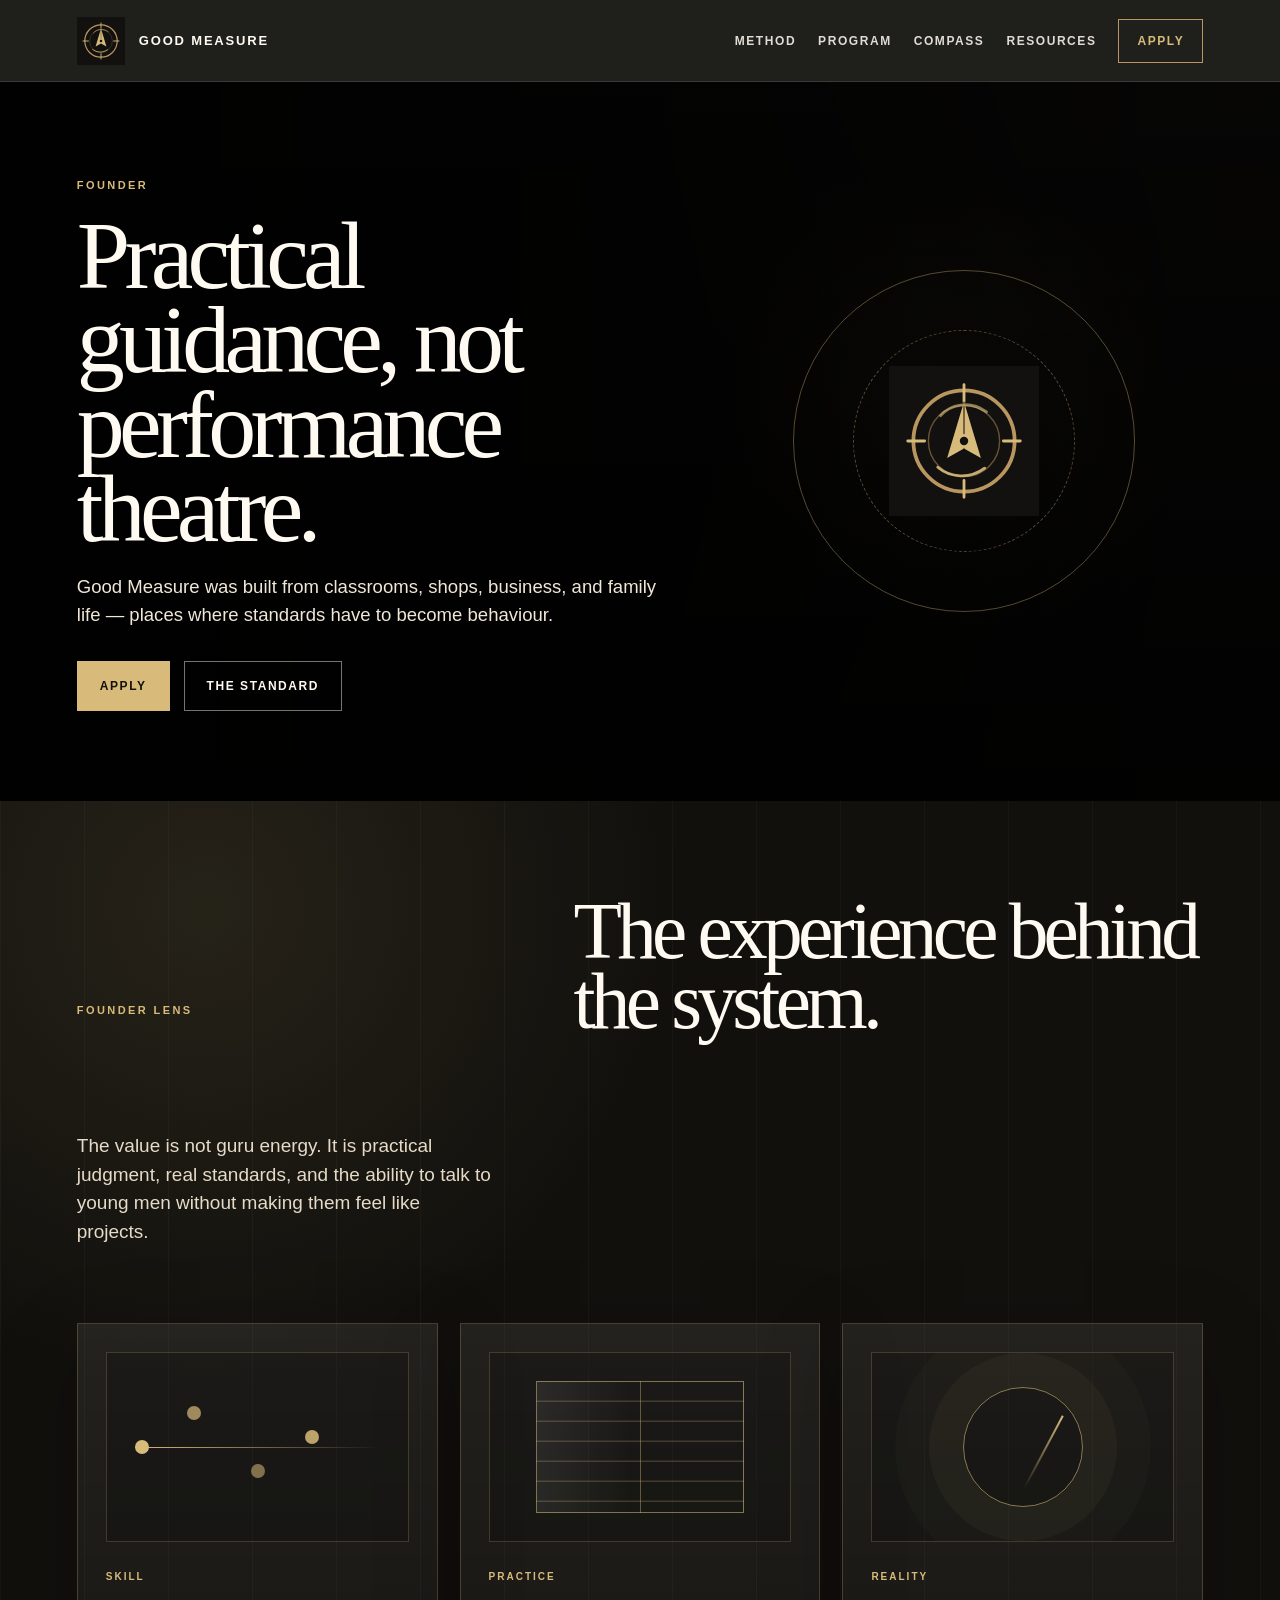
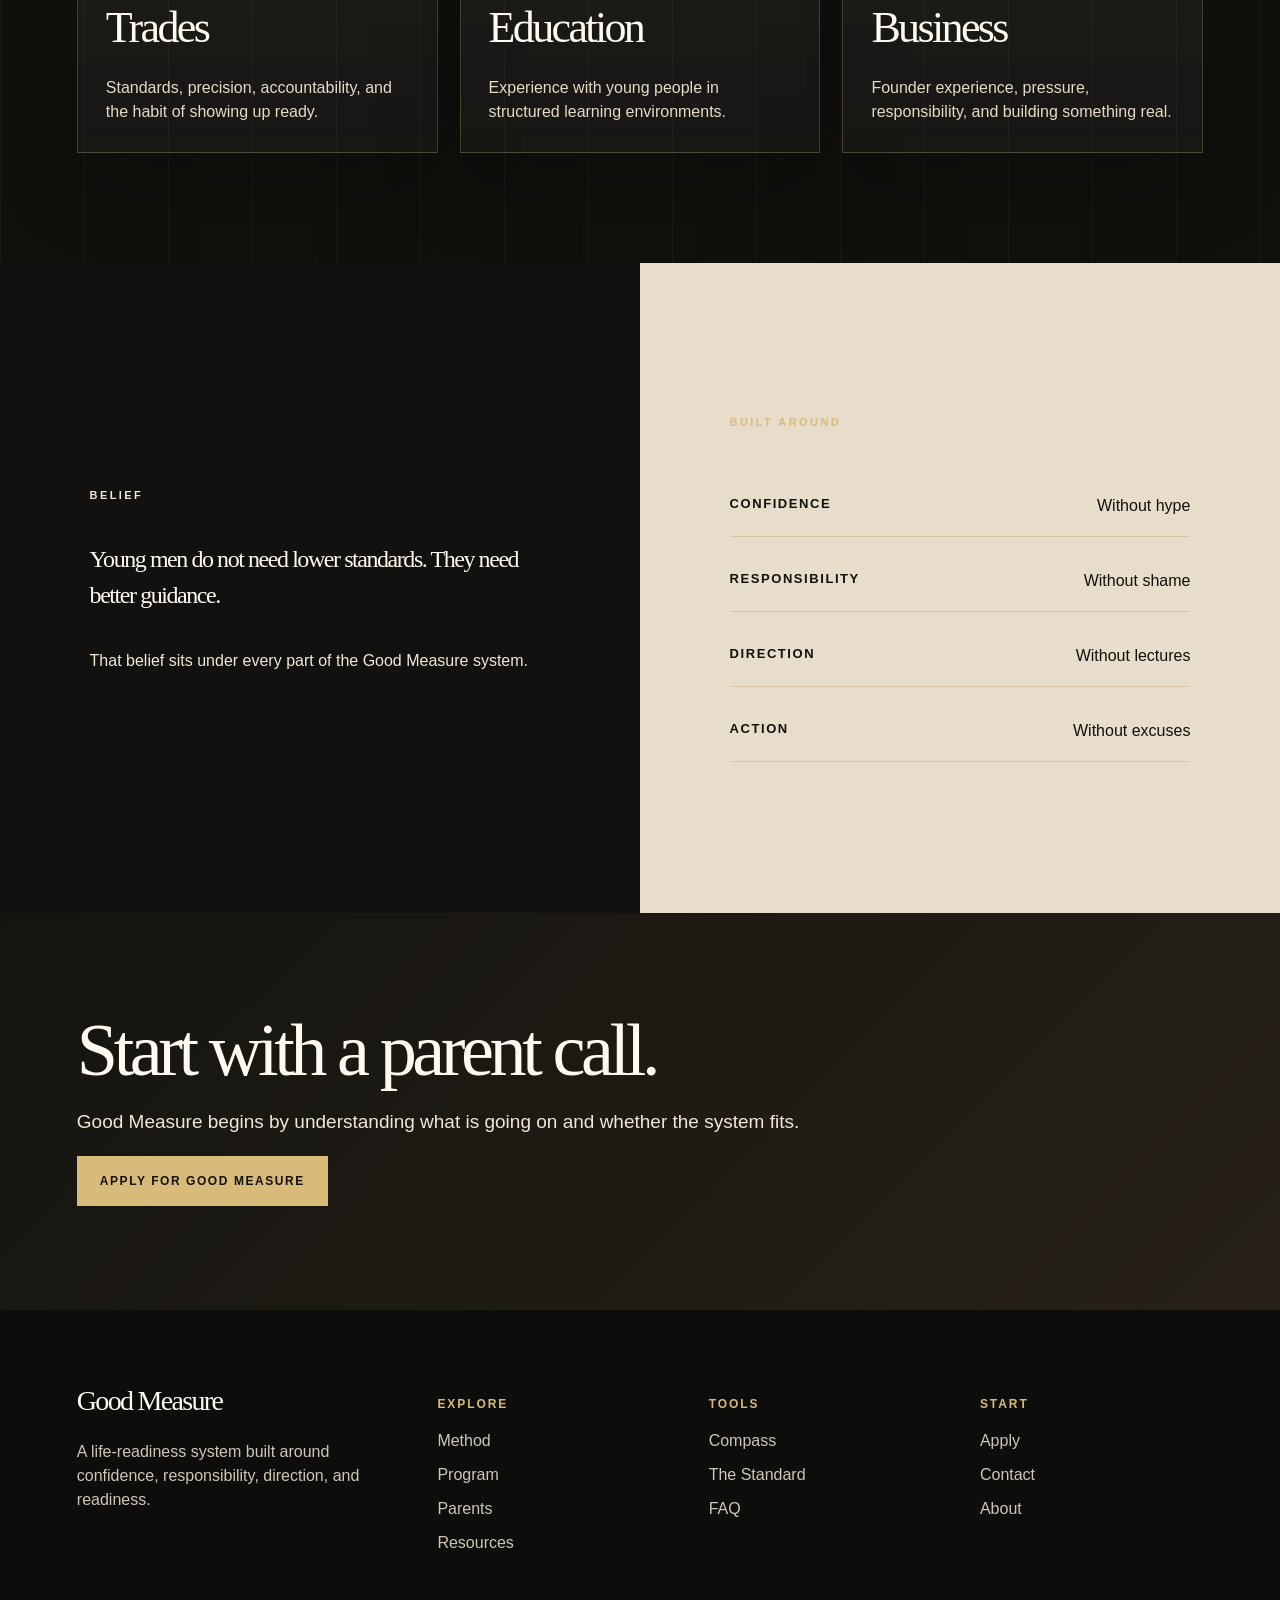
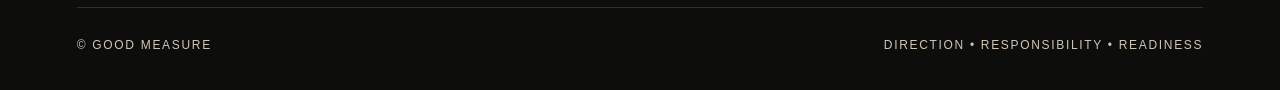
<file: about.html>
<!DOCTYPE html><html lang='en'><head><meta charset='UTF-8'><meta name='viewport' content='width=device-width,initial-scale=1.0'><title>About | Good Measure</title><meta name='description' content='About Good Measure and founder Mike Norris.'><link rel='stylesheet' href='styles.css'></head><body><header class='site-header glass'><a class='brand' href='index.html'><span class='brand-mark'><img src='assets/good-measure-compass-mark.svg' alt='Good Measure'></span><span>Good Measure</span></a><button class='menu-toggle'>Menu</button><nav class='nav'><a href='method.html'>Method</a><a href='program.html'>Program</a><a href='compass.html'>Compass</a><a href='resources.html'>Resources</a><a class='nav-button' href='apply.html'>Apply</a></nav></header><main><section class='agency-page-hero' style="--hero-img:url('https://images.unsplash.com/photo-1497366811353-6870744d04b2?auto=format&fit=crop&w=1800&q=85')"><div><span class='page-kicker'>Founder</span><h1>Practical guidance, not performance theatre.</h1><p>Good Measure was built from classrooms, shops, business, and family life — places where standards have to become behaviour.</p><div class='hero-actions'><a class='button primary' href='apply.html'>Apply</a><a class='button secondary' href='standard.html'>The Standard</a></div></div><div class='page-orb'><img src='assets/good-measure-compass-mark.svg' alt=''></div></section><section class='toolkit-shelf reveal'><div class='toolkit-intro'><p class='eyebrow'>Founder Lens</p><h2>The experience behind the system.</h2><p>The value is not guru energy. It is practical judgment, real standards, and the ability to talk to young men without making them feel like projects.</p></div><div class='toolkit-row'><article><div class='tool-visual action'></div><span>Skill</span><h3>Trades</h3><p>Standards, precision, accountability, and the habit of showing up ready.</p></article><article><div class='tool-visual workbook'></div><span>Practice</span><h3>Education</h3><p>Experience with young people in structured learning environments.</p></article><article><div class='tool-visual scorecard'></div><span>Reality</span><h3>Business</h3><p>Founder experience, pressure, responsibility, and building something real.</p></article></div></section><section class='agency-split reveal'><div class='panel dark'><p class='eyebrow'>Belief</p><h2>Young men do not need lower standards. They need better guidance.</h2><p>That belief sits under every part of the Good Measure system.</p></div><div class='panel light'><p class='eyebrow'>Built Around</p><div class='route-list'><div><strong>Confidence</strong><span>Without hype</span></div><div><strong>Responsibility</strong><span>Without shame</span></div><div><strong>Direction</strong><span>Without lectures</span></div><div><strong>Action</strong><span>Without excuses</span></div></div></div></section><section class='section cta-section reveal'><h2>Start with a parent call.</h2><p>Good Measure begins by understanding what is going on and whether the system fits.</p><a class='button primary' href='apply.html'>Apply for Good Measure</a></section></main><footer class='mega-footer'><div class='footer-grid'><div><h3>Good Measure</h3><p>A life-readiness system built around confidence, responsibility, direction, and readiness.</p></div><div><h4>Explore</h4><a href='method.html'>Method</a><a href='program.html'>Program</a><a href='parents.html'>Parents</a><a href='resources.html'>Resources</a></div><div><h4>Tools</h4><a href='compass.html'>Compass</a><a href='standard.html'>The Standard</a><a href='faq.html'>FAQ</a></div><div><h4>Start</h4><a href='apply.html'>Apply</a><a href='contact.html'>Contact</a><a href='about.html'>About</a></div></div><div class='footer-bottom'><span>© Good Measure</span><span>Direction • Responsibility • Readiness</span></div></footer><script src='script.js'></script></body></html>
</file>
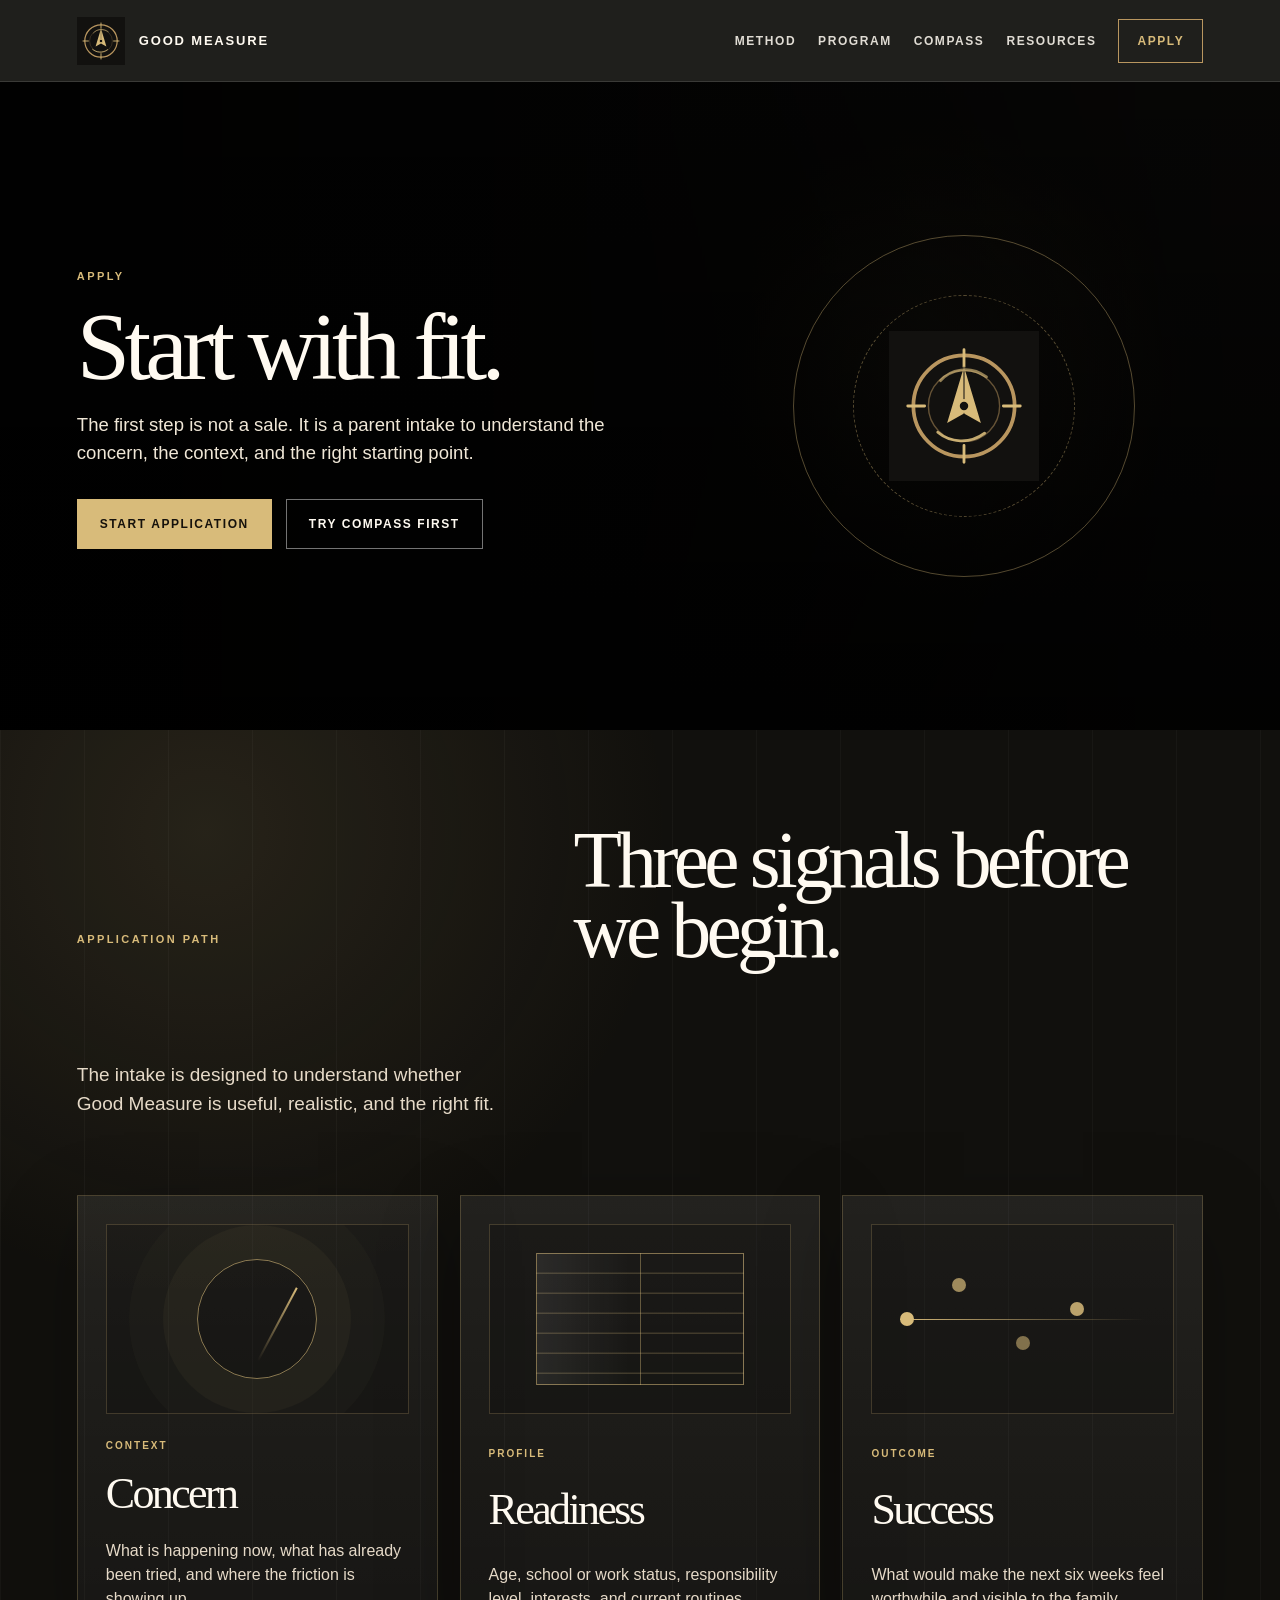
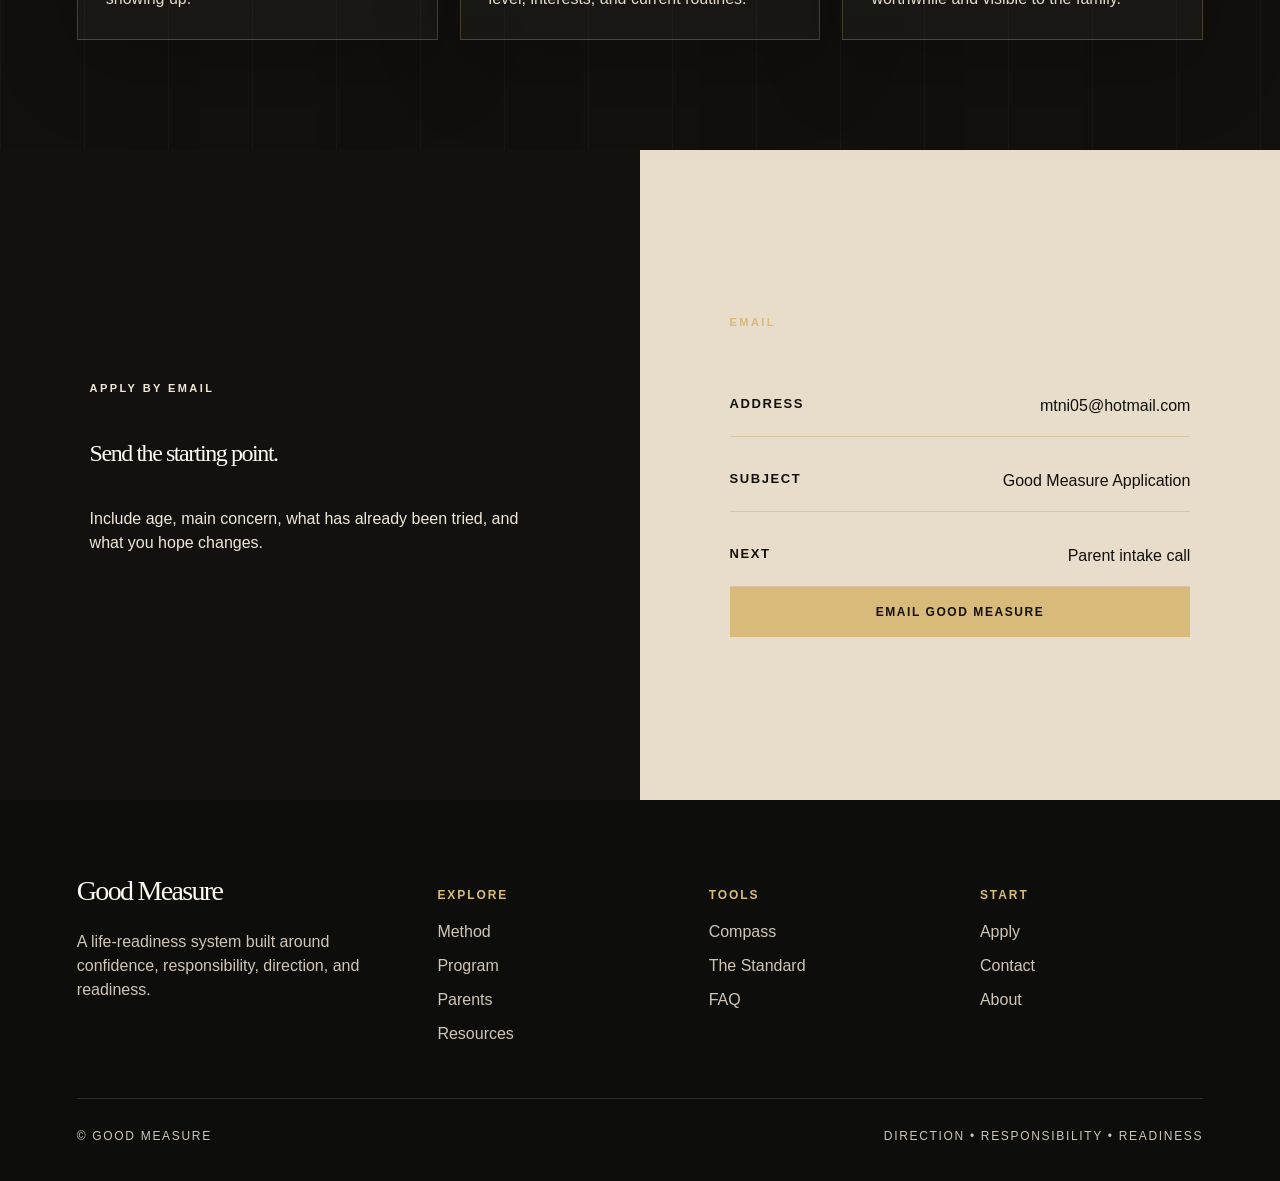
<file: apply.html>
<!DOCTYPE html><html lang='en'><head><meta charset='UTF-8'><meta name='viewport' content='width=device-width,initial-scale=1.0'><title>Apply | Good Measure</title><meta name='description' content='Apply for Good Measure.'><link rel='stylesheet' href='styles.css'></head><body><header class='site-header glass'><a class='brand' href='index.html'><span class='brand-mark'><img src='assets/good-measure-compass-mark.svg' alt='Good Measure'></span><span>Good Measure</span></a><button class='menu-toggle'>Menu</button><nav class='nav'><a href='method.html'>Method</a><a href='program.html'>Program</a><a href='compass.html'>Compass</a><a href='resources.html'>Resources</a><a class='nav-button' href='apply.html' aria-current='page'>Apply</a></nav></header><main><section class='agency-page-hero' style="--hero-img:url('https://images.unsplash.com/photo-1516321318423-f06f85e504b3?auto=format&fit=crop&w=1800&q=85')"><div><span class='page-kicker'>Apply</span><h1>Start with fit.</h1><p>The first step is not a sale. It is a parent intake to understand the concern, the context, and the right starting point.</p><div class='hero-actions'><a class='button primary' href='mailto:mtni05@hotmail.com?subject=Good Measure Application'>Start Application</a><a class='button secondary' href='compass.html'>Try Compass First</a></div></div><div class='page-orb'><img src='assets/good-measure-compass-mark.svg' alt=''></div></section><section class='toolkit-shelf reveal'><div class='toolkit-intro'><p class='eyebrow'>Application Path</p><h2>Three signals before we begin.</h2><p>The intake is designed to understand whether Good Measure is useful, realistic, and the right fit.</p></div><div class='toolkit-row'><article><div class='tool-visual scorecard'></div><span>Context</span><h3>Concern</h3><p>What is happening now, what has already been tried, and where the friction is showing up.</p></article><article><div class='tool-visual workbook'></div><span>Profile</span><h3>Readiness</h3><p>Age, school or work status, responsibility level, interests, and current routines.</p></article><article><div class='tool-visual action'></div><span>Outcome</span><h3>Success</h3><p>What would make the next six weeks feel worthwhile and visible to the family.</p></article></div></section><section class='agency-split reveal'><div class='panel dark'><p class='eyebrow'>Apply by email</p><h2>Send the starting point.</h2><p>Include age, main concern, what has already been tried, and what you hope changes.</p></div><div class='panel light'><p class='eyebrow'>Email</p><div class='route-list'><div><strong>Address</strong><span>mtni05@hotmail.com</span></div><div><strong>Subject</strong><span>Good Measure Application</span></div><div><strong>Next</strong><span>Parent intake call</span></div></div><a class='button primary' href='mailto:mtni05@hotmail.com?subject=Good Measure Application'>Email Good Measure</a></div></section></main><footer class='mega-footer'><div class='footer-grid'><div><h3>Good Measure</h3><p>A life-readiness system built around confidence, responsibility, direction, and readiness.</p></div><div><h4>Explore</h4><a href='method.html'>Method</a><a href='program.html'>Program</a><a href='parents.html'>Parents</a><a href='resources.html'>Resources</a></div><div><h4>Tools</h4><a href='compass.html'>Compass</a><a href='standard.html'>The Standard</a><a href='faq.html'>FAQ</a></div><div><h4>Start</h4><a href='apply.html'>Apply</a><a href='contact.html'>Contact</a><a href='about.html'>About</a></div></div><div class='footer-bottom'><span>© Good Measure</span><span>Direction • Responsibility • Readiness</span></div></footer><script src='script.js'></script></body></html>
</file>
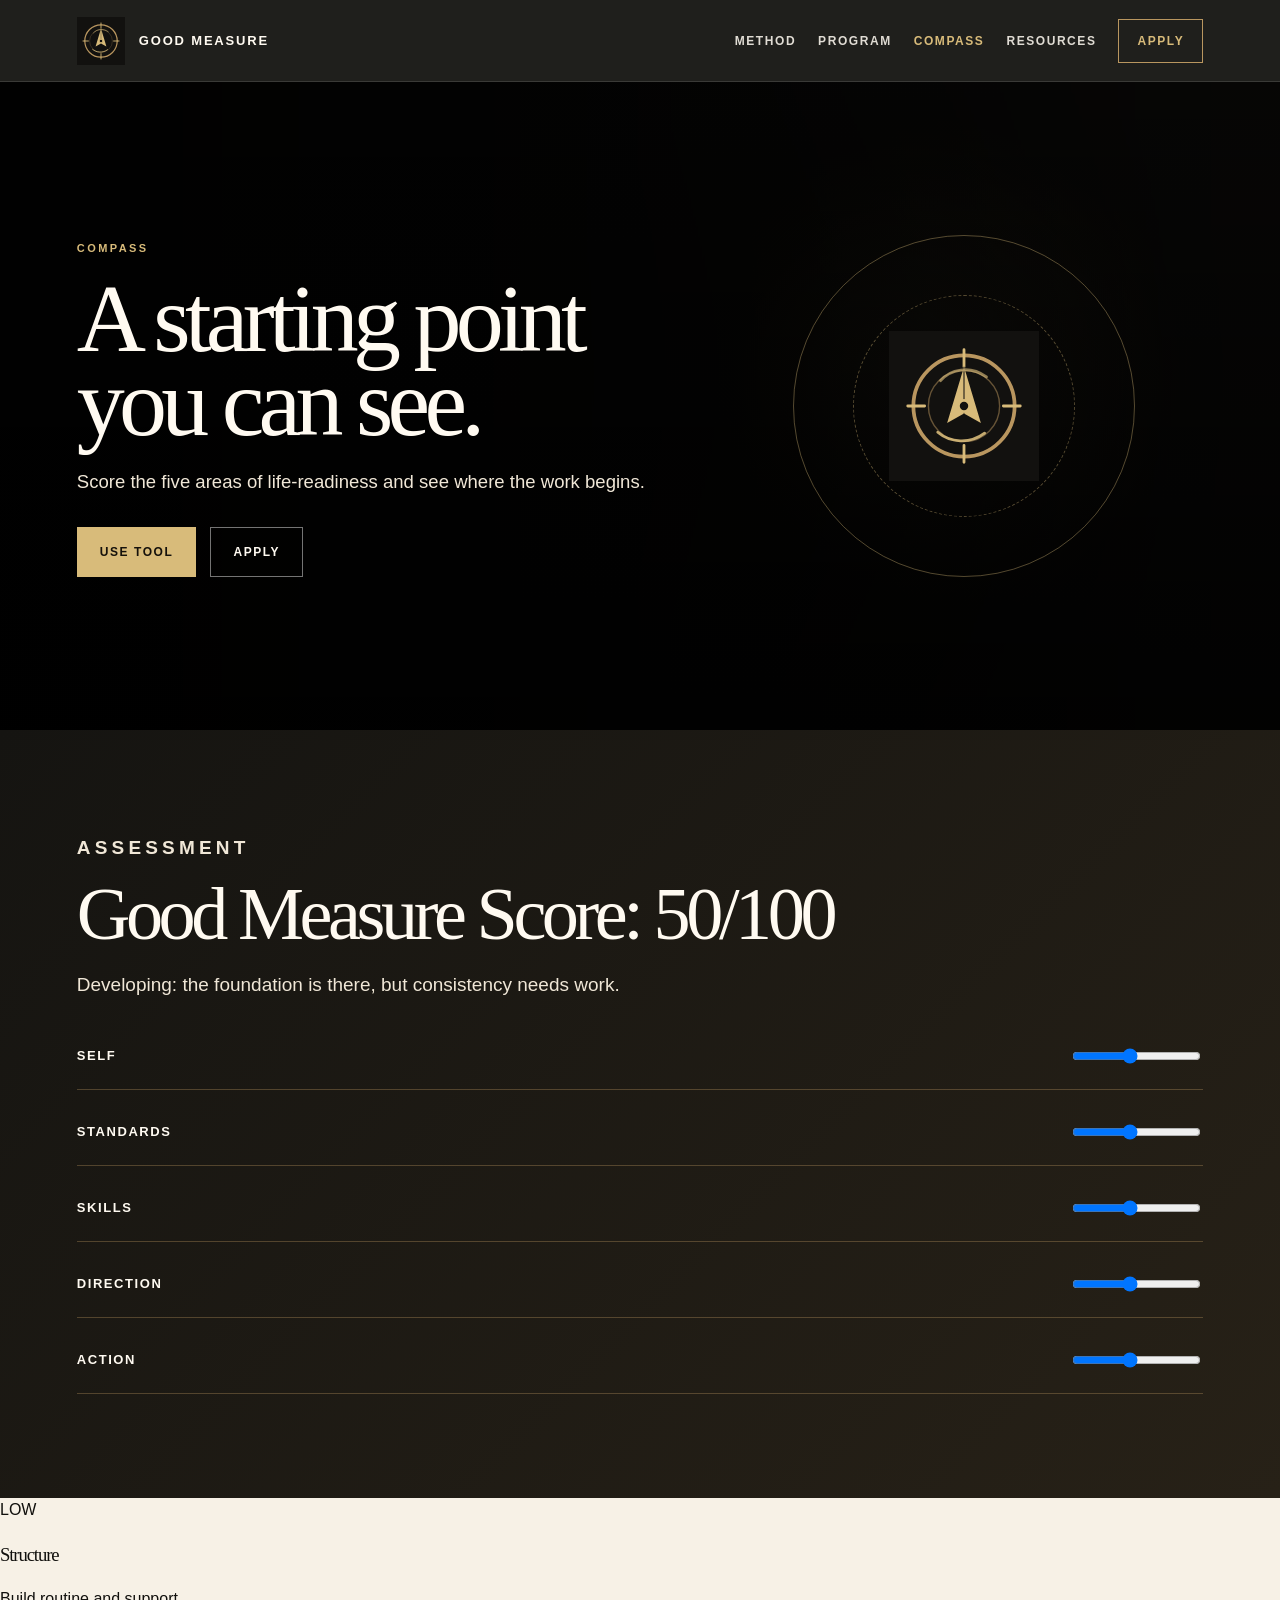
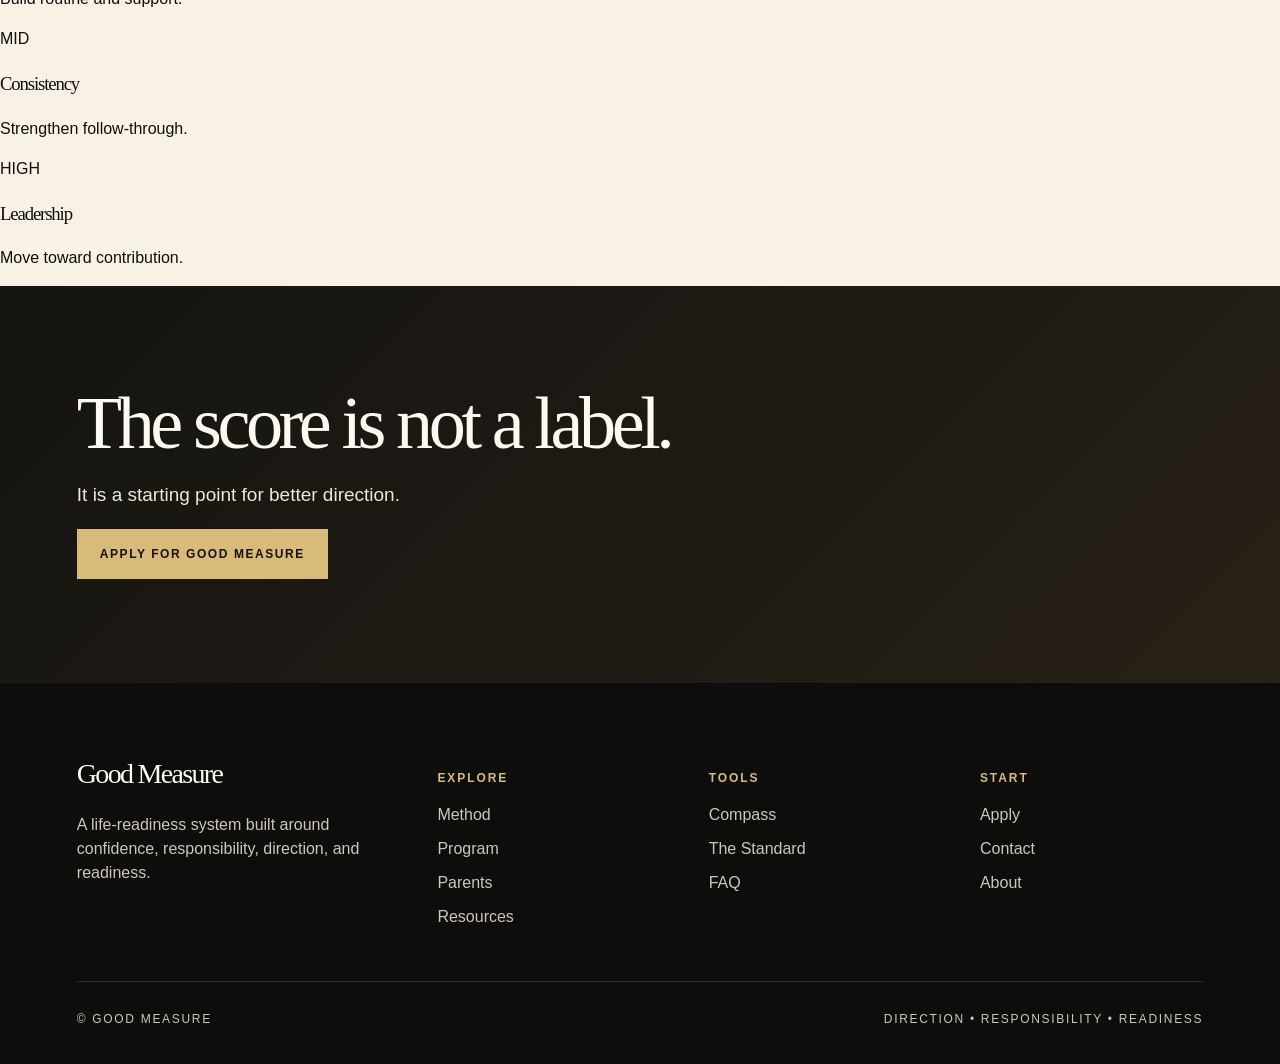
<file: compass.html>
<!DOCTYPE html><html lang='en'><head><meta charset='UTF-8'><meta name='viewport' content='width=device-width,initial-scale=1.0'><title>Compass | Good Measure</title><meta name='description' content='The Good Measure Compass is an interactive life-readiness assessment.'><link rel='stylesheet' href='styles.css'></head><body><header class='site-header glass'><a class='brand' href='index.html'><span class='brand-mark'><img src='assets/good-measure-compass-mark.svg' alt='Good Measure'></span><span>Good Measure</span></a><button class='menu-toggle'>Menu</button><nav class='nav'><a href='method.html'>Method</a><a href='program.html'>Program</a><a href='compass.html' aria-current='page'>Compass</a><a href='resources.html'>Resources</a><a class='nav-button' href='apply.html'>Apply</a></nav></header><main><section class='agency-page-hero' style="--hero-img:url('https://images.unsplash.com/photo-1500530855697-b586d89ba3ee?auto=format&fit=crop&w=1800&q=85')"><div><span class='page-kicker'>Compass</span><h1>A starting point you can see.</h1><p>Score the five areas of life-readiness and see where the work begins.</p><div class='hero-actions'><a class='button primary' href='#tool'>Use Tool</a><a class='button secondary' href='apply.html'>Apply</a></div></div><div class='page-orb'><img src='assets/good-measure-compass-mark.svg' alt=''></div></section><section id='tool' class='section cta-section reveal' data-compass><p class='eyebrow'>Assessment</p><h2>Good Measure Score: <span data-score>0</span>/100</h2><p data-note>Move the sliders to calculate a starting score.</p><div class='route-list'><div><strong>Self</strong><span><input data-axis='self' type='range' min='1' max='10' value='5'></span></div><div><strong>Standards</strong><span><input data-axis='standards' type='range' min='1' max='10' value='5'></span></div><div><strong>Skills</strong><span><input data-axis='skills' type='range' min='1' max='10' value='5'></span></div><div><strong>Direction</strong><span><input data-axis='direction' type='range' min='1' max='10' value='5'></span></div><div><strong>Action</strong><span><input data-axis='action' type='range' min='1' max='10' value='5'></span></div></div></section><section class='agency-grid reveal'><article><span>LOW</span><h3>Structure</h3><p>Build routine and support.</p></article><article><span>MID</span><h3>Consistency</h3><p>Strengthen follow-through.</p></article><article><span>HIGH</span><h3>Leadership</h3><p>Move toward contribution.</p></article></section><section class='section cta-section reveal'><h2>The score is not a label.</h2><p>It is a starting point for better direction.</p><a class='button primary' href='apply.html'>Apply for Good Measure</a></section></main><footer class='mega-footer'><div class='footer-grid'><div><h3>Good Measure</h3><p>A life-readiness system built around confidence, responsibility, direction, and readiness.</p></div><div><h4>Explore</h4><a href='method.html'>Method</a><a href='program.html'>Program</a><a href='parents.html'>Parents</a><a href='resources.html'>Resources</a></div><div><h4>Tools</h4><a href='compass.html'>Compass</a><a href='standard.html'>The Standard</a><a href='faq.html'>FAQ</a></div><div><h4>Start</h4><a href='apply.html'>Apply</a><a href='contact.html'>Contact</a><a href='about.html'>About</a></div></div><div class='footer-bottom'><span>© Good Measure</span><span>Direction • Responsibility • Readiness</span></div></footer><script src='script.js'></script></body></html>
</file>
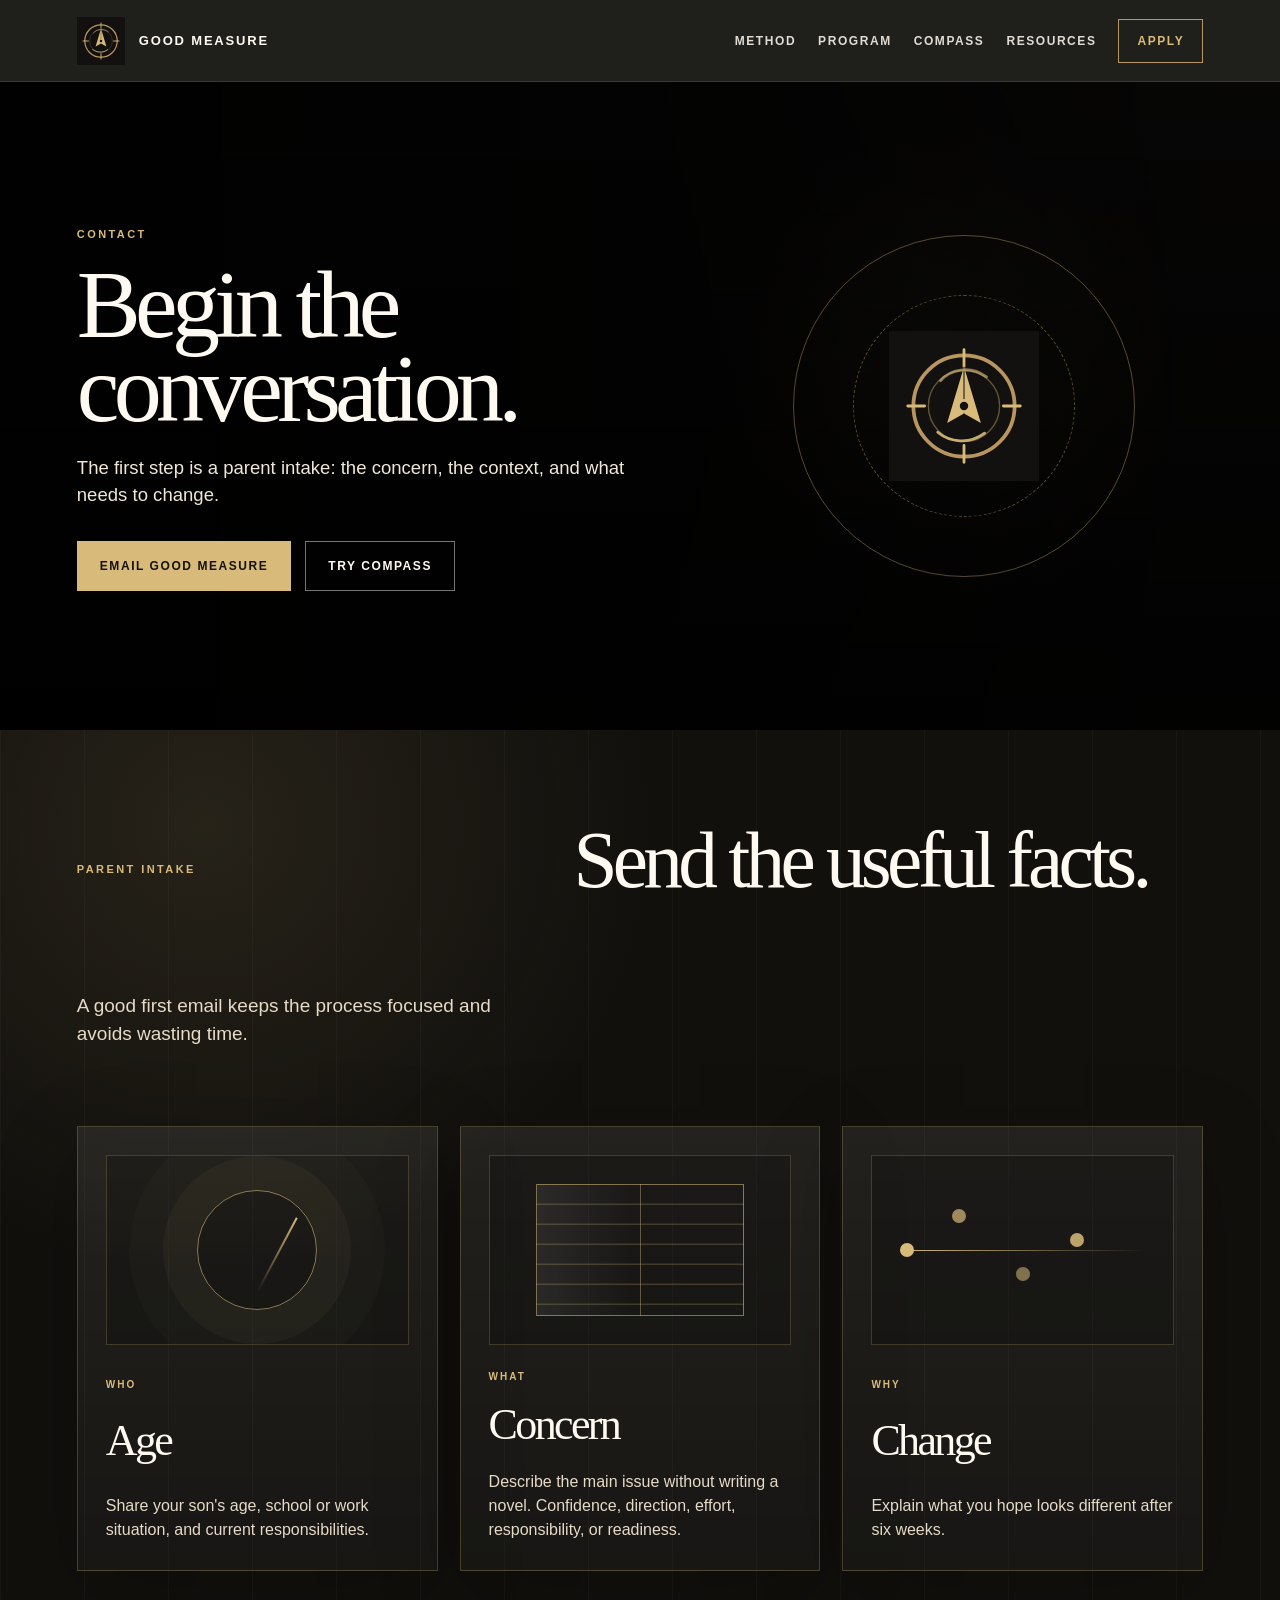
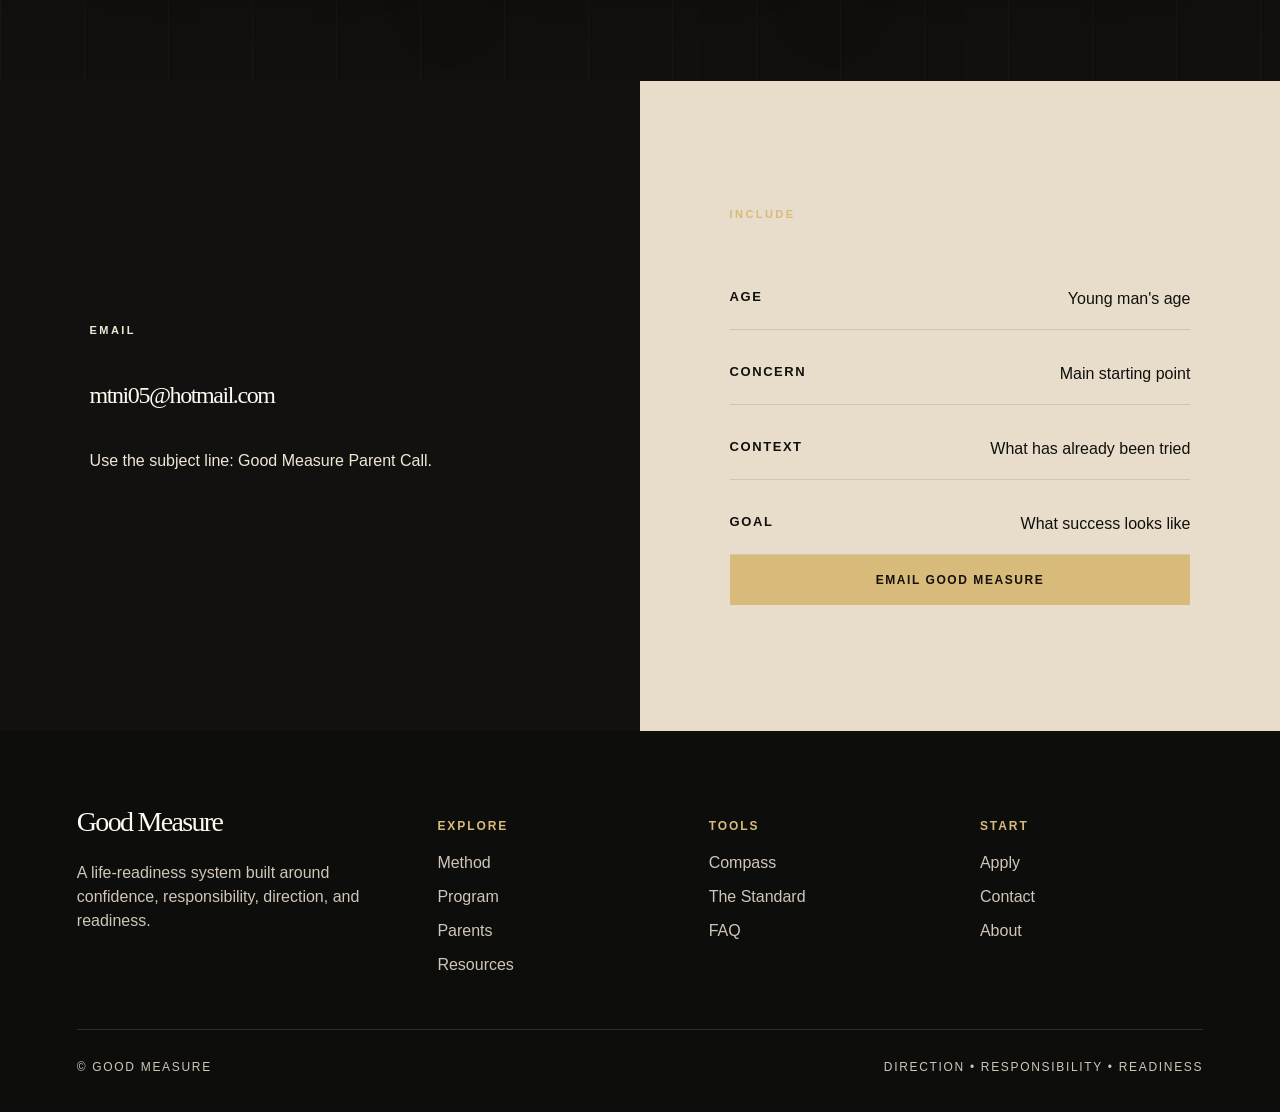
<file: contact.html>
<!DOCTYPE html><html lang='en'><head><meta charset='UTF-8'><meta name='viewport' content='width=device-width,initial-scale=1.0'><title>Contact | Good Measure</title><meta name='description' content='Contact Good Measure to begin a parent intake.'><link rel='stylesheet' href='styles.css'></head><body><header class='site-header glass'><a class='brand' href='index.html'><span class='brand-mark'><img src='assets/good-measure-compass-mark.svg' alt='Good Measure'></span><span>Good Measure</span></a><button class='menu-toggle'>Menu</button><nav class='nav'><a href='method.html'>Method</a><a href='program.html'>Program</a><a href='compass.html'>Compass</a><a href='resources.html'>Resources</a><a class='nav-button' href='apply.html'>Apply</a></nav></header><main><section class='agency-page-hero' style="--hero-img:url('https://images.unsplash.com/photo-1516321318423-f06f85e504b3?auto=format&fit=crop&w=1800&q=85')"><div><span class='page-kicker'>Contact</span><h1>Begin the conversation.</h1><p>The first step is a parent intake: the concern, the context, and what needs to change.</p><div class='hero-actions'><a class='button primary' href='mailto:mtni05@hotmail.com?subject=Good Measure Parent Call'>Email Good Measure</a><a class='button secondary' href='compass.html'>Try Compass</a></div></div><div class='page-orb'><img src='assets/good-measure-compass-mark.svg' alt=''></div></section><section class='toolkit-shelf reveal'><div class='toolkit-intro'><p class='eyebrow'>Parent Intake</p><h2>Send the useful facts.</h2><p>A good first email keeps the process focused and avoids wasting time.</p></div><div class='toolkit-row'><article><div class='tool-visual scorecard'></div><span>Who</span><h3>Age</h3><p>Share your son's age, school or work situation, and current responsibilities.</p></article><article><div class='tool-visual workbook'></div><span>What</span><h3>Concern</h3><p>Describe the main issue without writing a novel. Confidence, direction, effort, responsibility, or readiness.</p></article><article><div class='tool-visual action'></div><span>Why</span><h3>Change</h3><p>Explain what you hope looks different after six weeks.</p></article></div></section><section class='agency-split reveal'><div class='panel dark'><p class='eyebrow'>Email</p><h2>mtni05@hotmail.com</h2><p>Use the subject line: Good Measure Parent Call.</p></div><div class='panel light'><p class='eyebrow'>Include</p><div class='route-list'><div><strong>Age</strong><span>Young man's age</span></div><div><strong>Concern</strong><span>Main starting point</span></div><div><strong>Context</strong><span>What has already been tried</span></div><div><strong>Goal</strong><span>What success looks like</span></div></div><a class='button primary' href='mailto:mtni05@hotmail.com?subject=Good Measure Parent Call'>Email Good Measure</a></div></section></main><footer class='mega-footer'><div class='footer-grid'><div><h3>Good Measure</h3><p>A life-readiness system built around confidence, responsibility, direction, and readiness.</p></div><div><h4>Explore</h4><a href='method.html'>Method</a><a href='program.html'>Program</a><a href='parents.html'>Parents</a><a href='resources.html'>Resources</a></div><div><h4>Tools</h4><a href='compass.html'>Compass</a><a href='standard.html'>The Standard</a><a href='faq.html'>FAQ</a></div><div><h4>Start</h4><a href='apply.html'>Apply</a><a href='contact.html'>Contact</a><a href='about.html'>About</a></div></div><div class='footer-bottom'><span>© Good Measure</span><span>Direction • Responsibility • Readiness</span></div></footer><script src='script.js'></script></body></html>
</file>
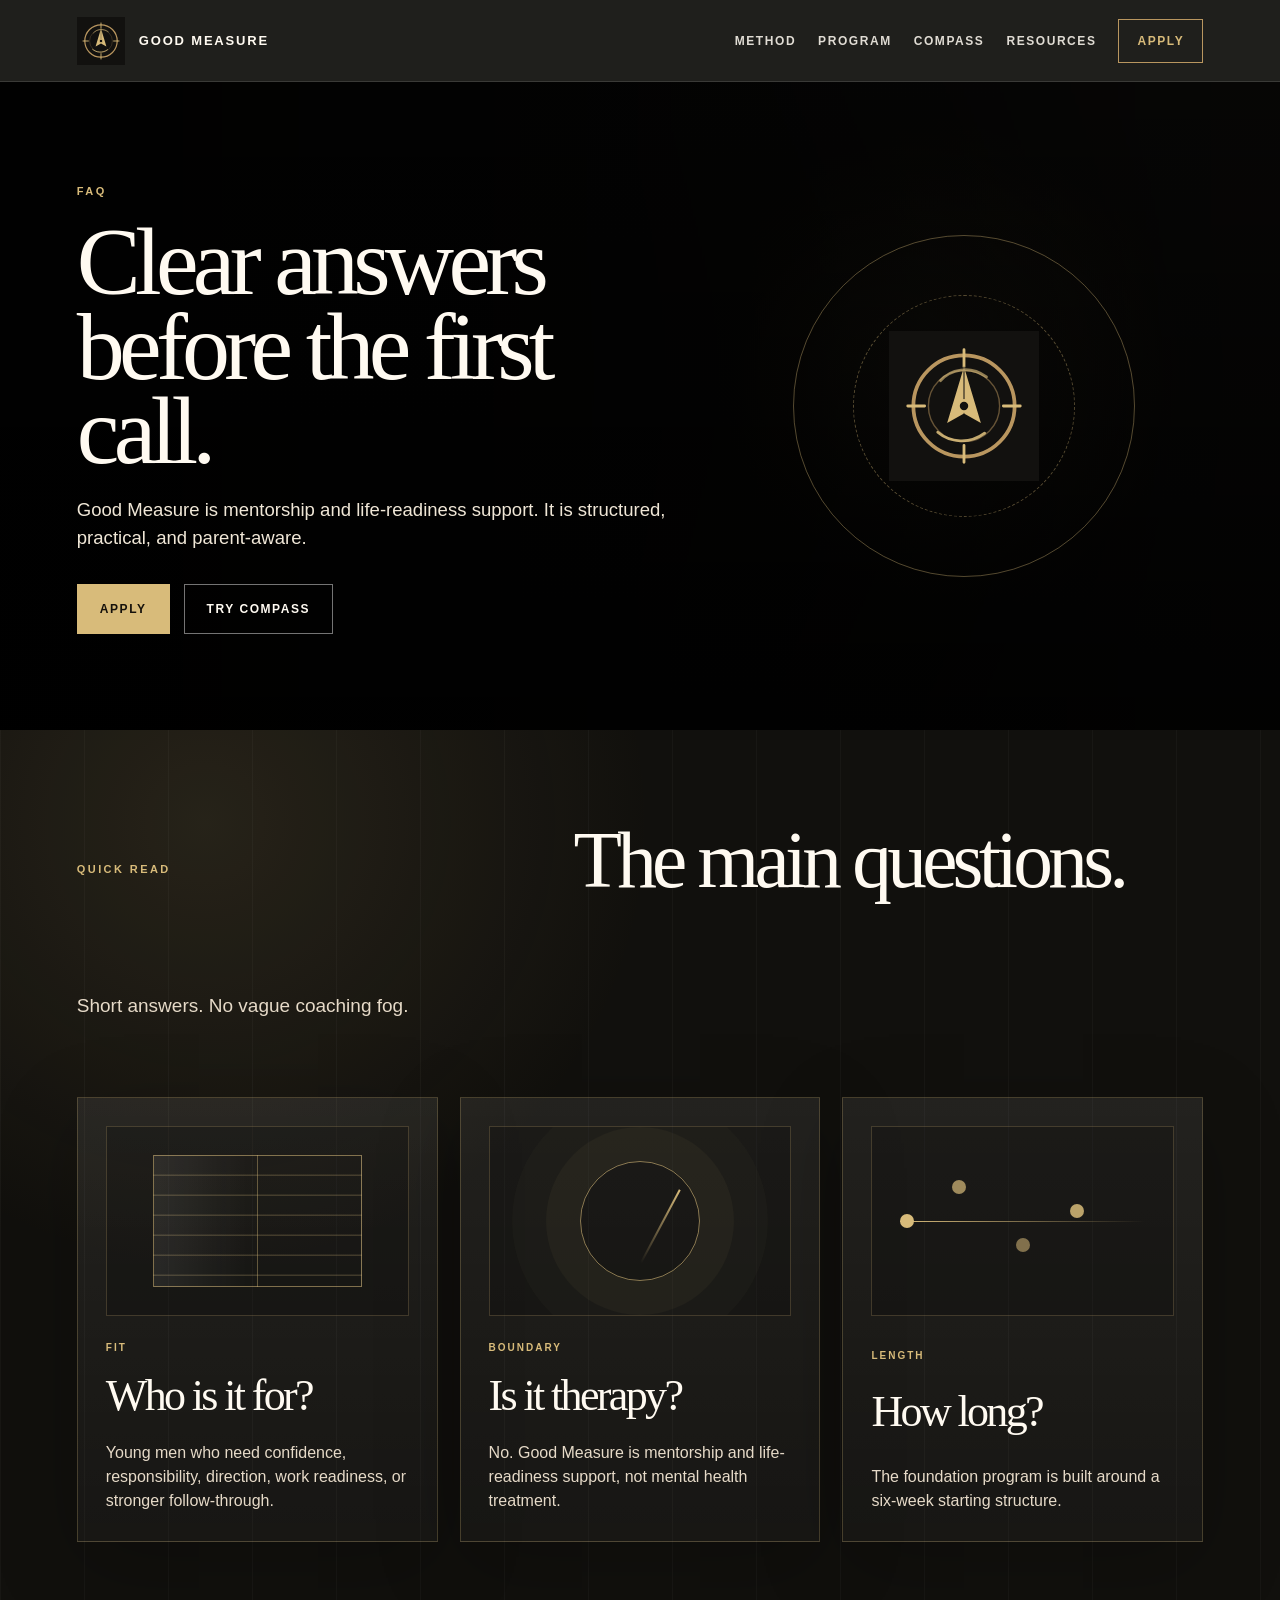
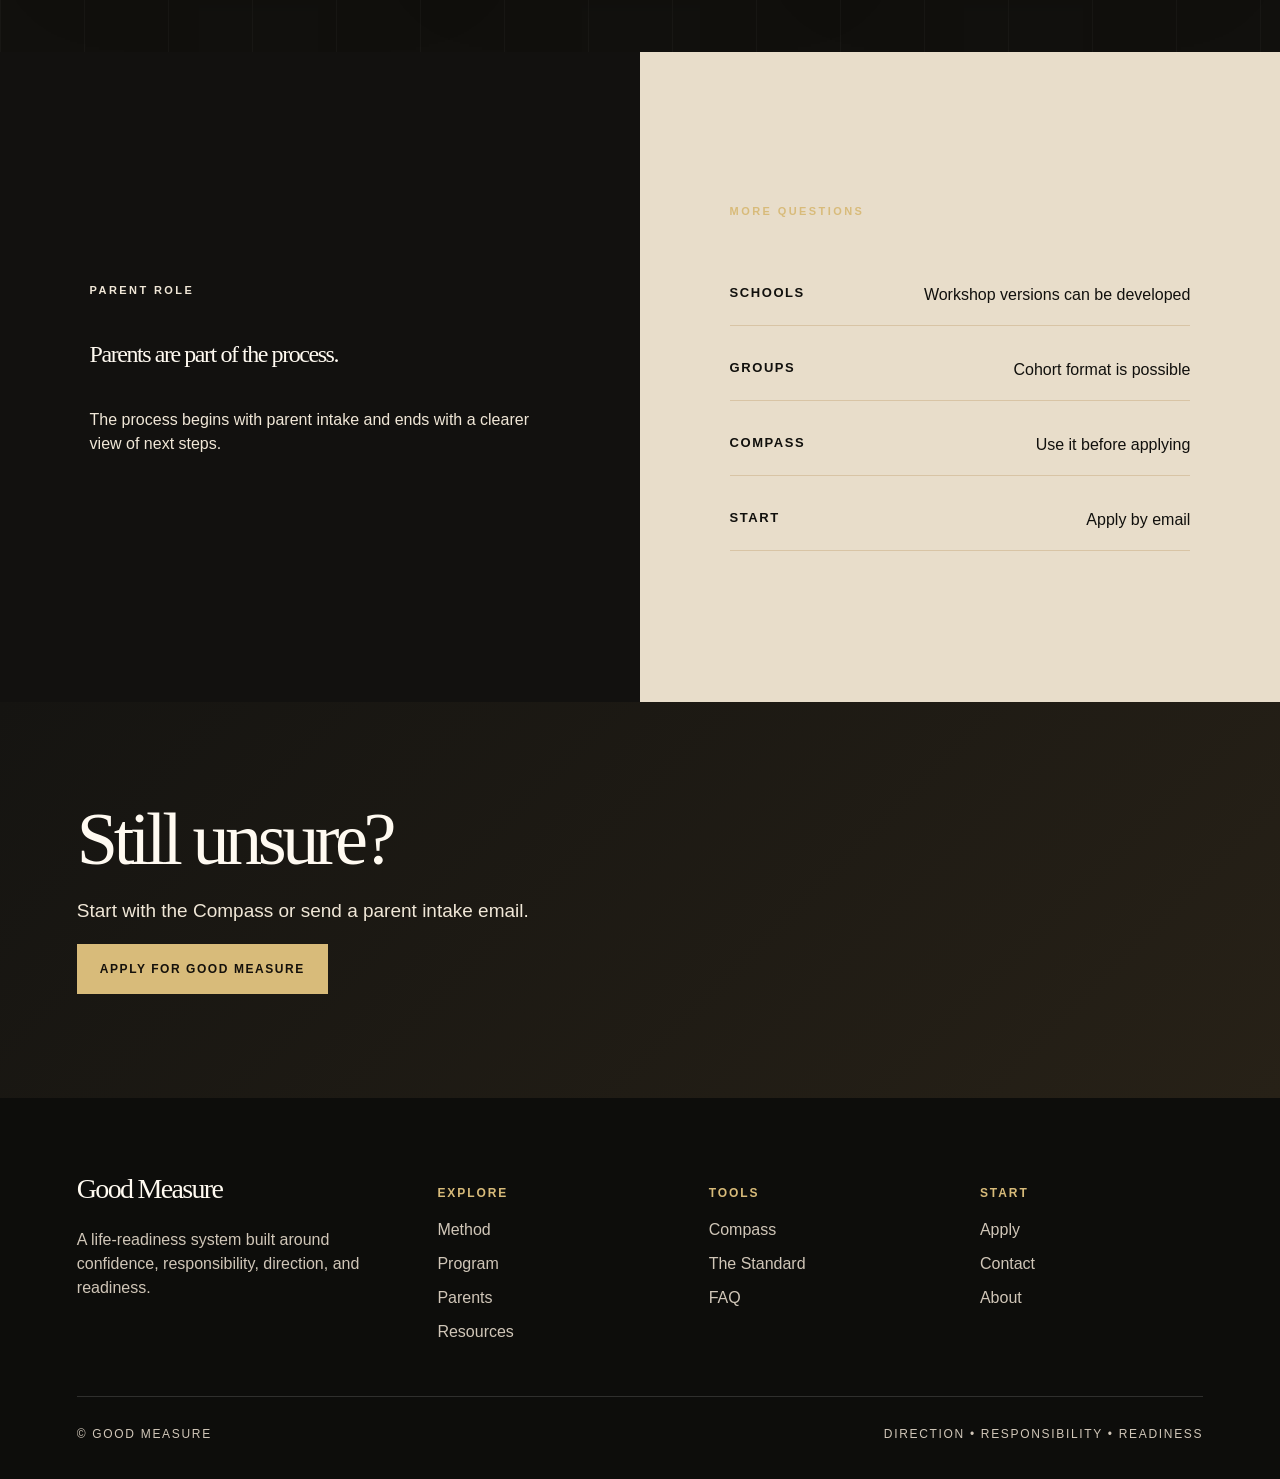
<file: faq.html>
<!DOCTYPE html><html lang='en'><head><meta charset='UTF-8'><meta name='viewport' content='width=device-width,initial-scale=1.0'><title>FAQ | Good Measure</title><meta name='description' content='Frequently asked questions about Good Measure.'><link rel='stylesheet' href='styles.css'></head><body><header class='site-header glass'><a class='brand' href='index.html'><span class='brand-mark'><img src='assets/good-measure-compass-mark.svg' alt='Good Measure'></span><span>Good Measure</span></a><button class='menu-toggle'>Menu</button><nav class='nav'><a href='method.html'>Method</a><a href='program.html'>Program</a><a href='compass.html'>Compass</a><a href='resources.html'>Resources</a><a class='nav-button' href='apply.html'>Apply</a></nav></header><main><section class='agency-page-hero' style="--hero-img:url('https://images.unsplash.com/photo-1522202176988-66273c2fd55f?auto=format&fit=crop&w=1800&q=85')"><div><span class='page-kicker'>FAQ</span><h1>Clear answers before the first call.</h1><p>Good Measure is mentorship and life-readiness support. It is structured, practical, and parent-aware.</p><div class='hero-actions'><a class='button primary' href='apply.html'>Apply</a><a class='button secondary' href='compass.html'>Try Compass</a></div></div><div class='page-orb'><img src='assets/good-measure-compass-mark.svg' alt=''></div></section><section class='toolkit-shelf reveal'><div class='toolkit-intro'><p class='eyebrow'>Quick Read</p><h2>The main questions.</h2><p>Short answers. No vague coaching fog.</p></div><div class='toolkit-row'><article><div class='tool-visual workbook'></div><span>Fit</span><h3>Who is it for?</h3><p>Young men who need confidence, responsibility, direction, work readiness, or stronger follow-through.</p></article><article><div class='tool-visual scorecard'></div><span>Boundary</span><h3>Is it therapy?</h3><p>No. Good Measure is mentorship and life-readiness support, not mental health treatment.</p></article><article><div class='tool-visual action'></div><span>Length</span><h3>How long?</h3><p>The foundation program is built around a six-week starting structure.</p></article></div></section><section class='agency-split reveal'><div class='panel dark'><p class='eyebrow'>Parent Role</p><h2>Parents are part of the process.</h2><p>The process begins with parent intake and ends with a clearer view of next steps.</p></div><div class='panel light'><p class='eyebrow'>More Questions</p><div class='route-list'><div><strong>Schools</strong><span>Workshop versions can be developed</span></div><div><strong>Groups</strong><span>Cohort format is possible</span></div><div><strong>Compass</strong><span>Use it before applying</span></div><div><strong>Start</strong><span>Apply by email</span></div></div></div></section><section class='section cta-section reveal'><h2>Still unsure?</h2><p>Start with the Compass or send a parent intake email.</p><a class='button primary' href='apply.html'>Apply for Good Measure</a></section></main><footer class='mega-footer'><div class='footer-grid'><div><h3>Good Measure</h3><p>A life-readiness system built around confidence, responsibility, direction, and readiness.</p></div><div><h4>Explore</h4><a href='method.html'>Method</a><a href='program.html'>Program</a><a href='parents.html'>Parents</a><a href='resources.html'>Resources</a></div><div><h4>Tools</h4><a href='compass.html'>Compass</a><a href='standard.html'>The Standard</a><a href='faq.html'>FAQ</a></div><div><h4>Start</h4><a href='apply.html'>Apply</a><a href='contact.html'>Contact</a><a href='about.html'>About</a></div></div><div class='footer-bottom'><span>© Good Measure</span><span>Direction • Responsibility • Readiness</span></div></footer><script src='script.js'></script></body></html>
</file>
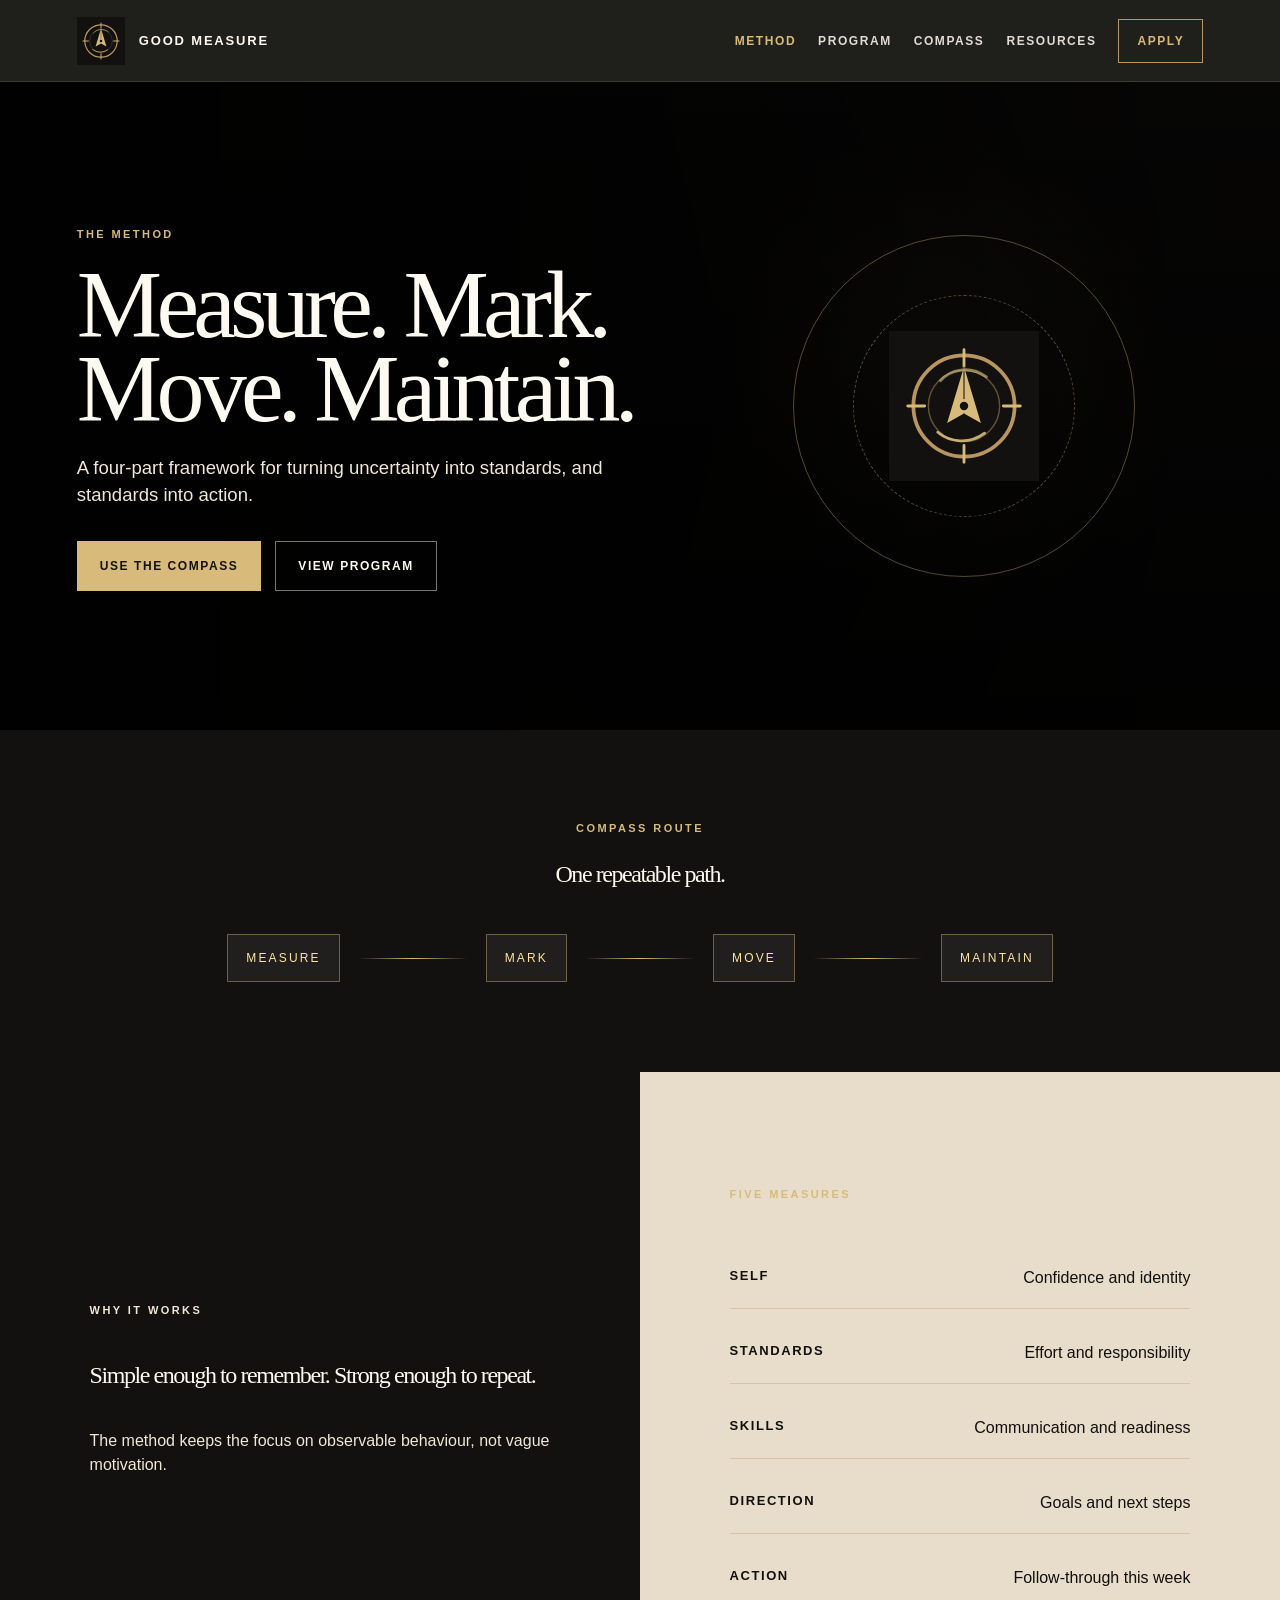
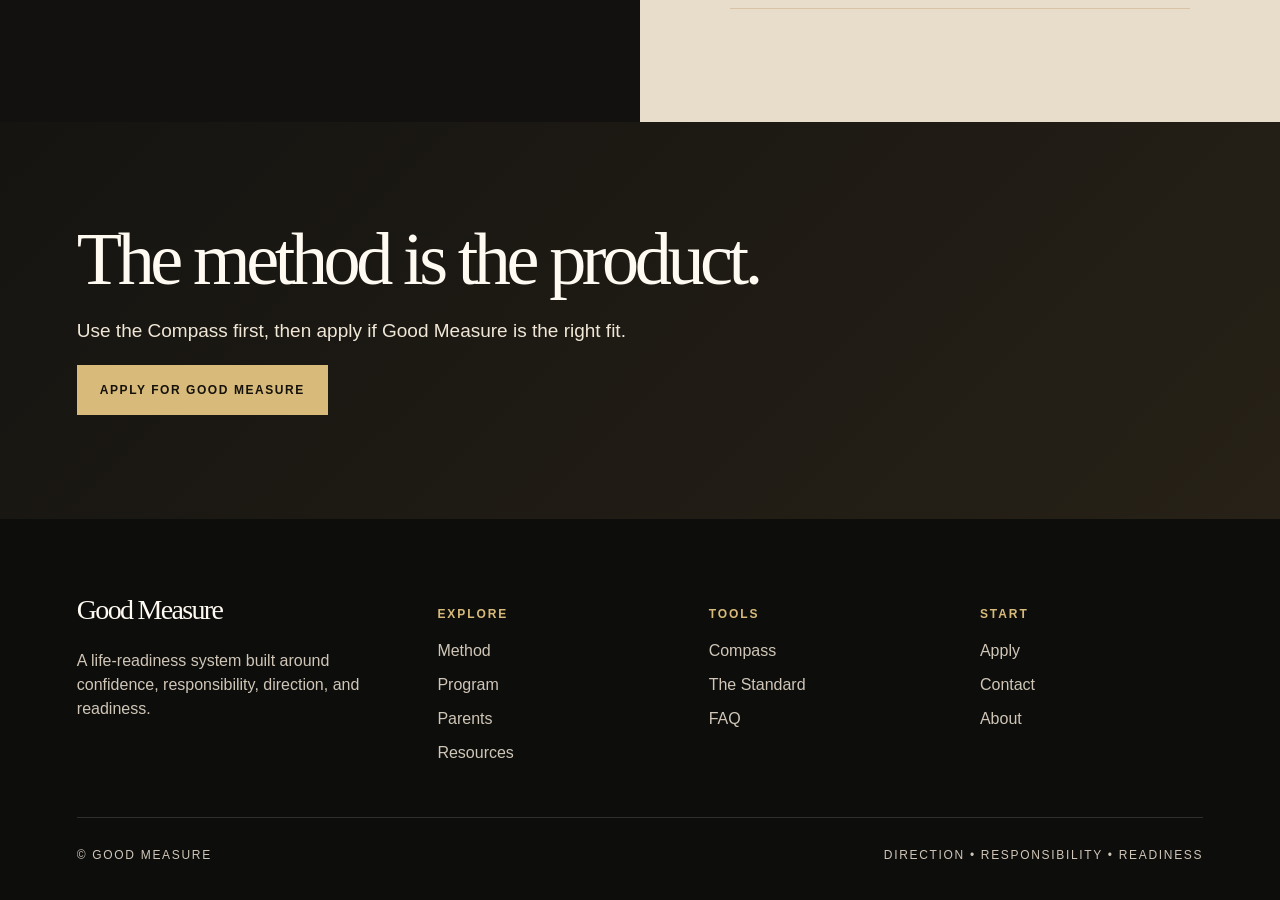
<file: method.html>
<!DOCTYPE html><html lang='en'><head><meta charset='UTF-8'><meta name='viewport' content='width=device-width,initial-scale=1.0'><title>Method | Good Measure</title><meta name='description' content='Measure. Mark. Move. Maintain. The Good Measure Method turns direction into action.'><link rel='stylesheet' href='styles.css'></head><body><header class='site-header glass'><a class='brand' href='index.html'><span class='brand-mark'><img src='assets/good-measure-compass-mark.svg' alt='Good Measure'></span><span>Good Measure</span></a><button class='menu-toggle'>Menu</button><nav class='nav'><a href='method.html' aria-current='page'>Method</a><a href='program.html'>Program</a><a href='compass.html'>Compass</a><a href='resources.html'>Resources</a><a class='nav-button' href='apply.html'>Apply</a></nav></header><main><section class='agency-page-hero' style="--hero-img:url('https://images.unsplash.com/photo-1517048676732-d65bc937f952?auto=format&fit=crop&w=1800&q=85')"><div><span class='page-kicker'>The Method</span><h1>Measure. Mark. Move. Maintain.</h1><p>A four-part framework for turning uncertainty into standards, and standards into action.</p><div class='hero-actions'><a class='button primary' href='compass.html'>Use the Compass</a><a class='button secondary' href='program.html'>View Program</a></div></div><div class='page-orb'><img src='assets/good-measure-compass-mark.svg' alt=''></div></section><section class='method-lux method-compact reveal'><p class='eyebrow'>Compass Route</p><h2>One repeatable path.</h2><div class='method-line'><span>Measure</span><i></i><span>Mark</span><i></i><span>Move</span><i></i><span>Maintain</span></div></section><section class='agency-split reveal'><div class='panel dark'><p class='eyebrow'>Why it works</p><h2>Simple enough to remember. Strong enough to repeat.</h2><p>The method keeps the focus on observable behaviour, not vague motivation.</p></div><div class='panel light'><p class='eyebrow'>Five Measures</p><div class='route-list'><div><strong>Self</strong><span>Confidence and identity</span></div><div><strong>Standards</strong><span>Effort and responsibility</span></div><div><strong>Skills</strong><span>Communication and readiness</span></div><div><strong>Direction</strong><span>Goals and next steps</span></div><div><strong>Action</strong><span>Follow-through this week</span></div></div></div></section><section class='section cta-section reveal'><h2>The method is the product.</h2><p>Use the Compass first, then apply if Good Measure is the right fit.</p><a class='button primary' href='apply.html'>Apply for Good Measure</a></section></main><footer class='mega-footer'><div class='footer-grid'><div><h3>Good Measure</h3><p>A life-readiness system built around confidence, responsibility, direction, and readiness.</p></div><div><h4>Explore</h4><a href='method.html'>Method</a><a href='program.html'>Program</a><a href='parents.html'>Parents</a><a href='resources.html'>Resources</a></div><div><h4>Tools</h4><a href='compass.html'>Compass</a><a href='standard.html'>The Standard</a><a href='faq.html'>FAQ</a></div><div><h4>Start</h4><a href='apply.html'>Apply</a><a href='contact.html'>Contact</a><a href='about.html'>About</a></div></div><div class='footer-bottom'><span>© Good Measure</span><span>Direction • Responsibility • Readiness</span></div></footer><script src='script.js'></script></body></html>
</file>
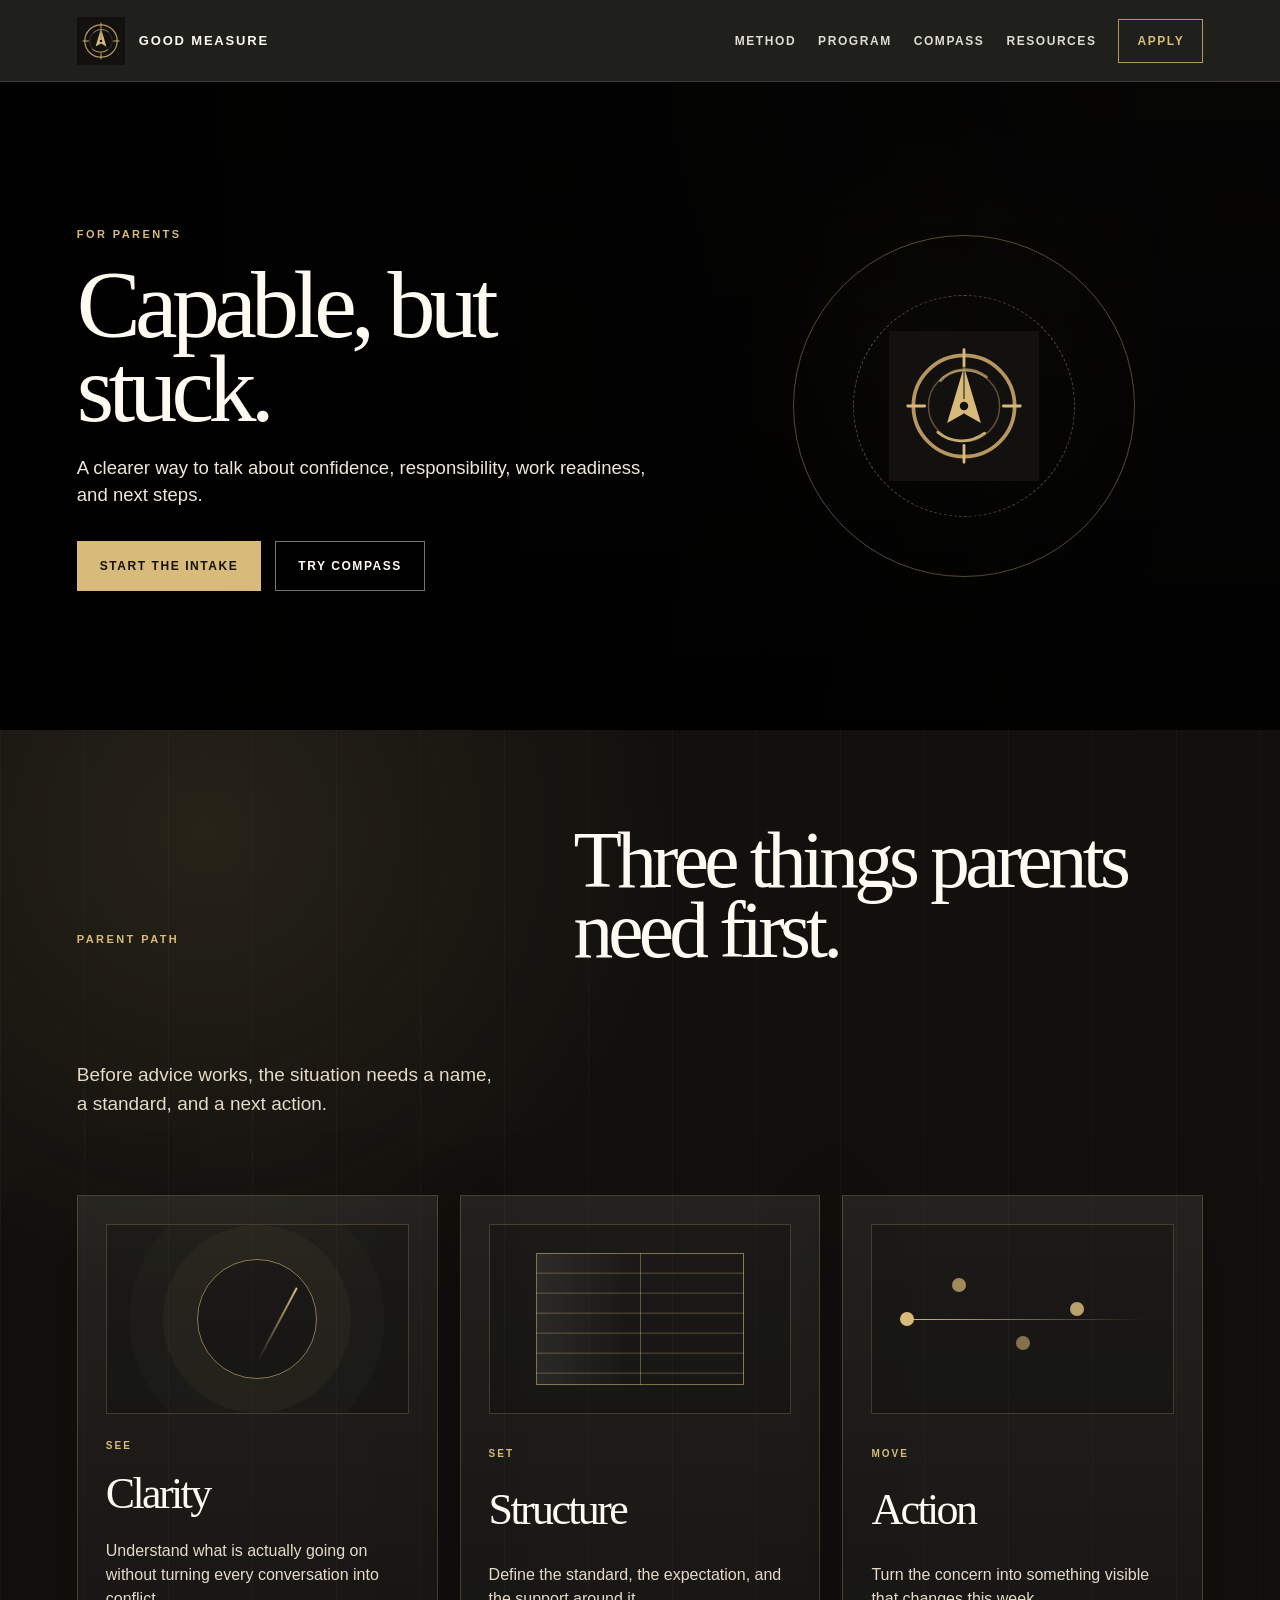
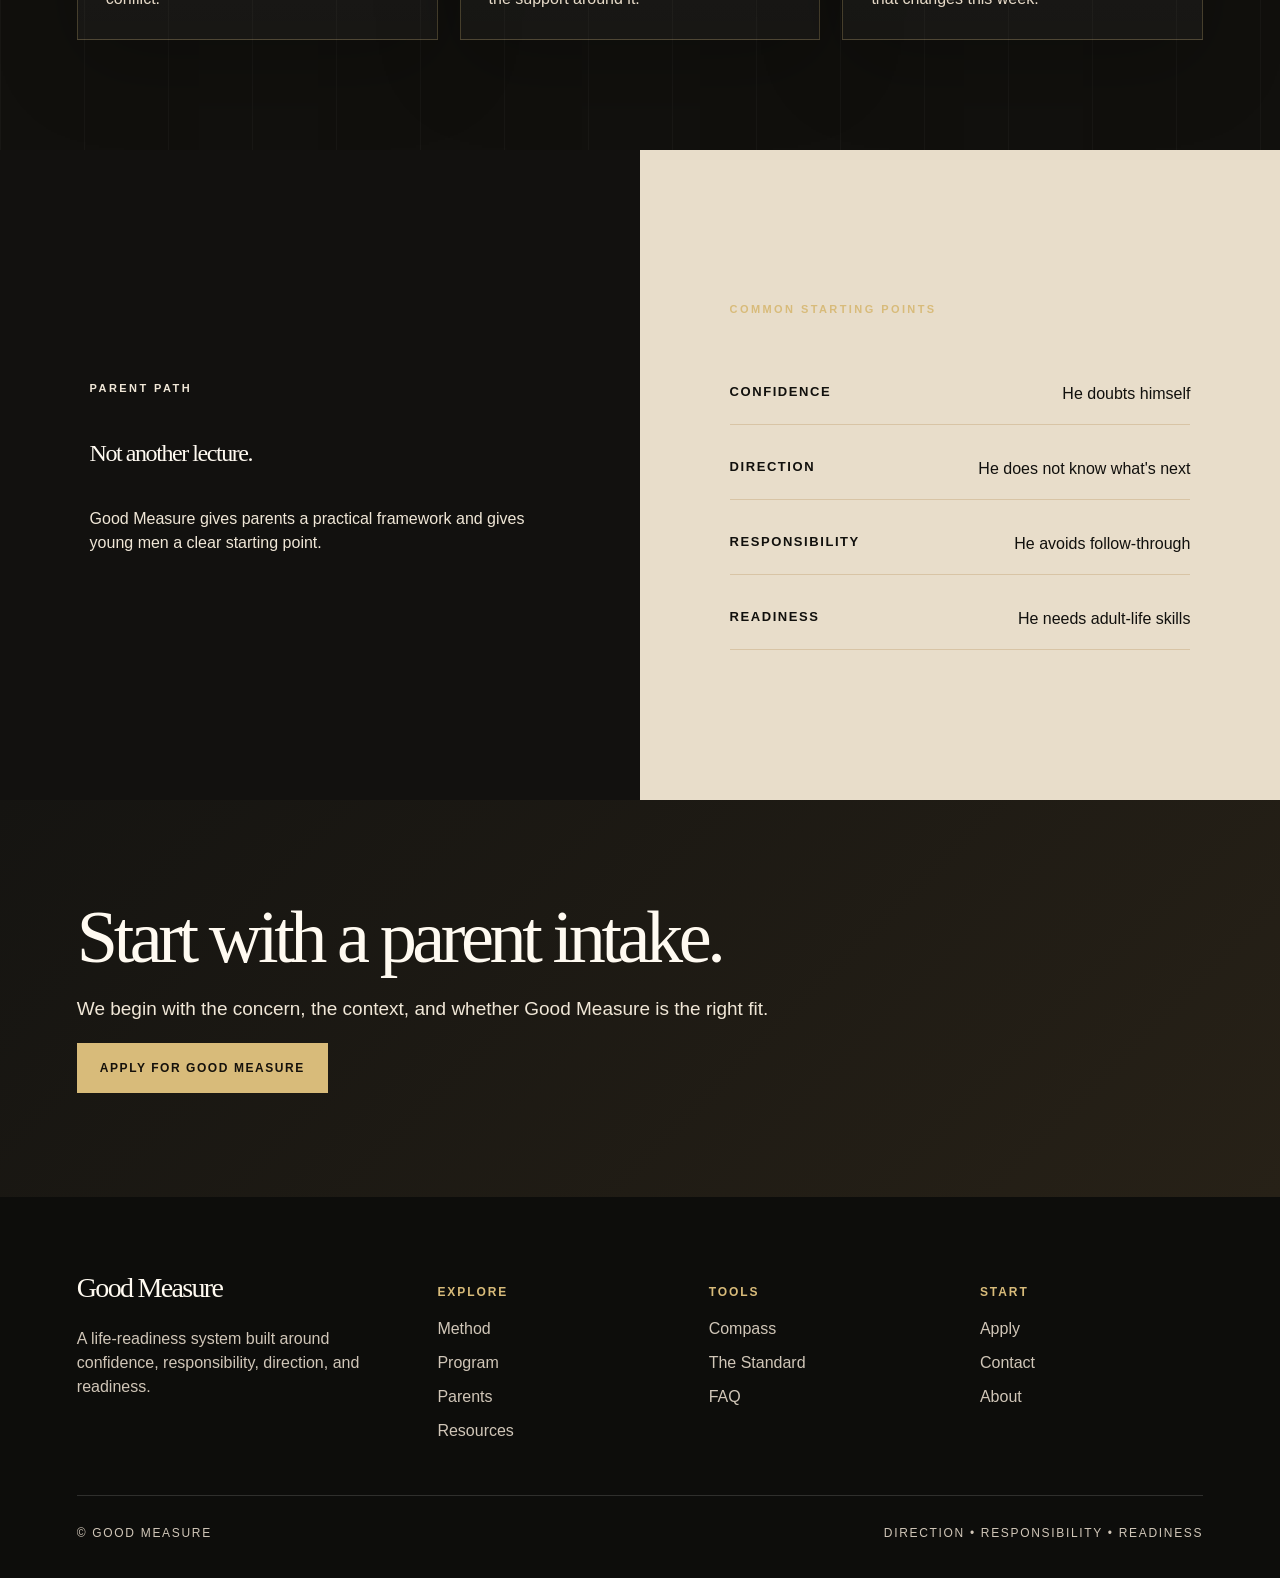
<file: parents.html>
<!DOCTYPE html><html lang='en'><head><meta charset='UTF-8'><meta name='viewport' content='width=device-width,initial-scale=1.0'><title>Parents | Good Measure</title><meta name='description' content='A clear path for parents who know their son is capable but stuck.'><link rel='stylesheet' href='styles.css'></head><body><header class='site-header glass'><a class='brand' href='index.html'><span class='brand-mark'><img src='assets/good-measure-compass-mark.svg' alt='Good Measure'></span><span>Good Measure</span></a><button class='menu-toggle'>Menu</button><nav class='nav'><a href='method.html'>Method</a><a href='program.html'>Program</a><a href='compass.html'>Compass</a><a href='resources.html'>Resources</a><a class='nav-button' href='apply.html'>Apply</a></nav></header><main><section class='agency-page-hero' style="--hero-img:url('https://images.unsplash.com/photo-1491438590914-bc09fcaaf77a?auto=format&fit=crop&w=1800&q=85')"><div><span class='page-kicker'>For Parents</span><h1>Capable, but stuck.</h1><p>A clearer way to talk about confidence, responsibility, work readiness, and next steps.</p><div class='hero-actions'><a class='button primary' href='apply.html'>Start the Intake</a><a class='button secondary' href='compass.html'>Try Compass</a></div></div><div class='page-orb'><img src='assets/good-measure-compass-mark.svg' alt=''></div></section><section class='toolkit-shelf reveal'><div class='toolkit-intro'><p class='eyebrow'>Parent Path</p><h2>Three things parents need first.</h2><p>Before advice works, the situation needs a name, a standard, and a next action.</p></div><div class='toolkit-row'><article><div class='tool-visual scorecard'></div><span>See</span><h3>Clarity</h3><p>Understand what is actually going on without turning every conversation into conflict.</p></article><article><div class='tool-visual workbook'></div><span>Set</span><h3>Structure</h3><p>Define the standard, the expectation, and the support around it.</p></article><article><div class='tool-visual action'></div><span>Move</span><h3>Action</h3><p>Turn the concern into something visible that changes this week.</p></article></div></section><section class='agency-split reveal'><div class='panel dark'><p class='eyebrow'>Parent Path</p><h2>Not another lecture.</h2><p>Good Measure gives parents a practical framework and gives young men a clear starting point.</p></div><div class='panel light'><p class='eyebrow'>Common Starting Points</p><div class='route-list'><div><strong>Confidence</strong><span>He doubts himself</span></div><div><strong>Direction</strong><span>He does not know what's next</span></div><div><strong>Responsibility</strong><span>He avoids follow-through</span></div><div><strong>Readiness</strong><span>He needs adult-life skills</span></div></div></div></section><section class='section cta-section reveal'><h2>Start with a parent intake.</h2><p>We begin with the concern, the context, and whether Good Measure is the right fit.</p><a class='button primary' href='apply.html'>Apply for Good Measure</a></section></main><footer class='mega-footer'><div class='footer-grid'><div><h3>Good Measure</h3><p>A life-readiness system built around confidence, responsibility, direction, and readiness.</p></div><div><h4>Explore</h4><a href='method.html'>Method</a><a href='program.html'>Program</a><a href='parents.html'>Parents</a><a href='resources.html'>Resources</a></div><div><h4>Tools</h4><a href='compass.html'>Compass</a><a href='standard.html'>The Standard</a><a href='faq.html'>FAQ</a></div><div><h4>Start</h4><a href='apply.html'>Apply</a><a href='contact.html'>Contact</a><a href='about.html'>About</a></div></div><div class='footer-bottom'><span>© Good Measure</span><span>Direction • Responsibility • Readiness</span></div></footer><script src='script.js'></script></body></html>
</file>
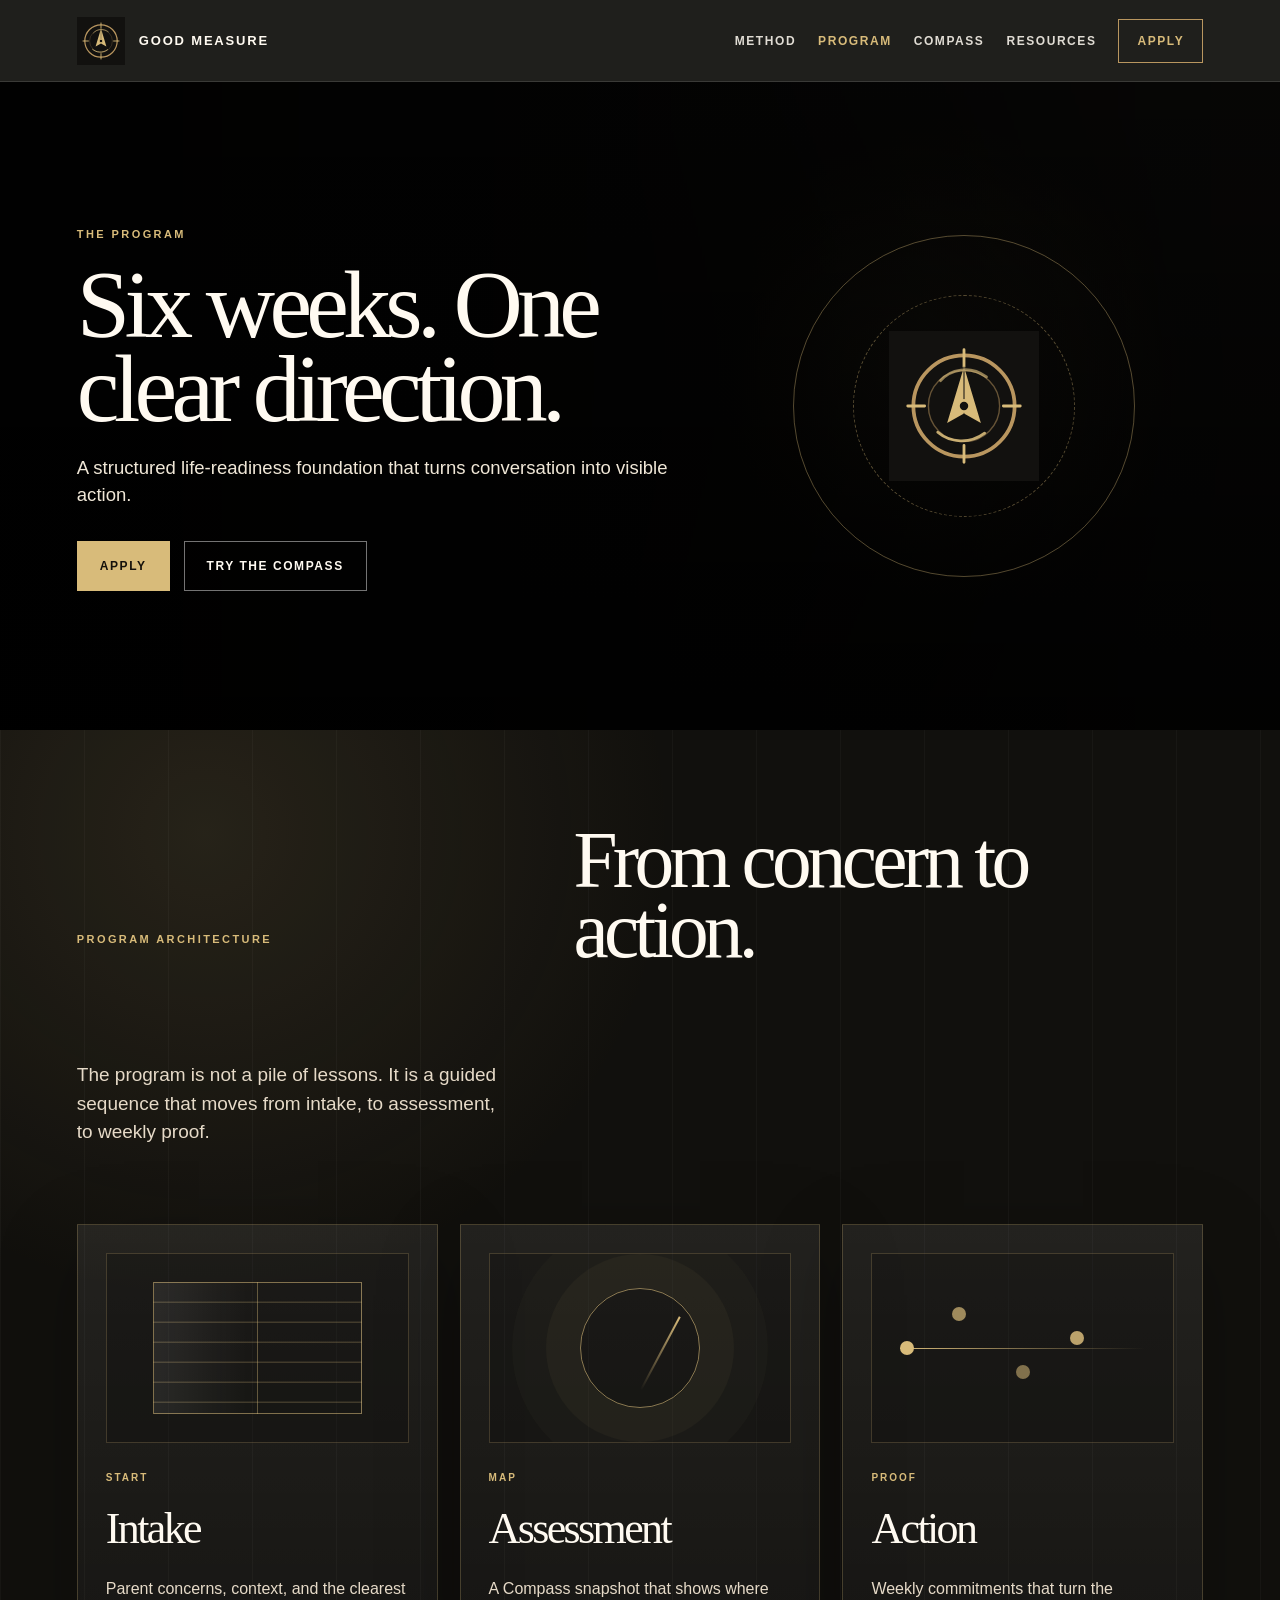
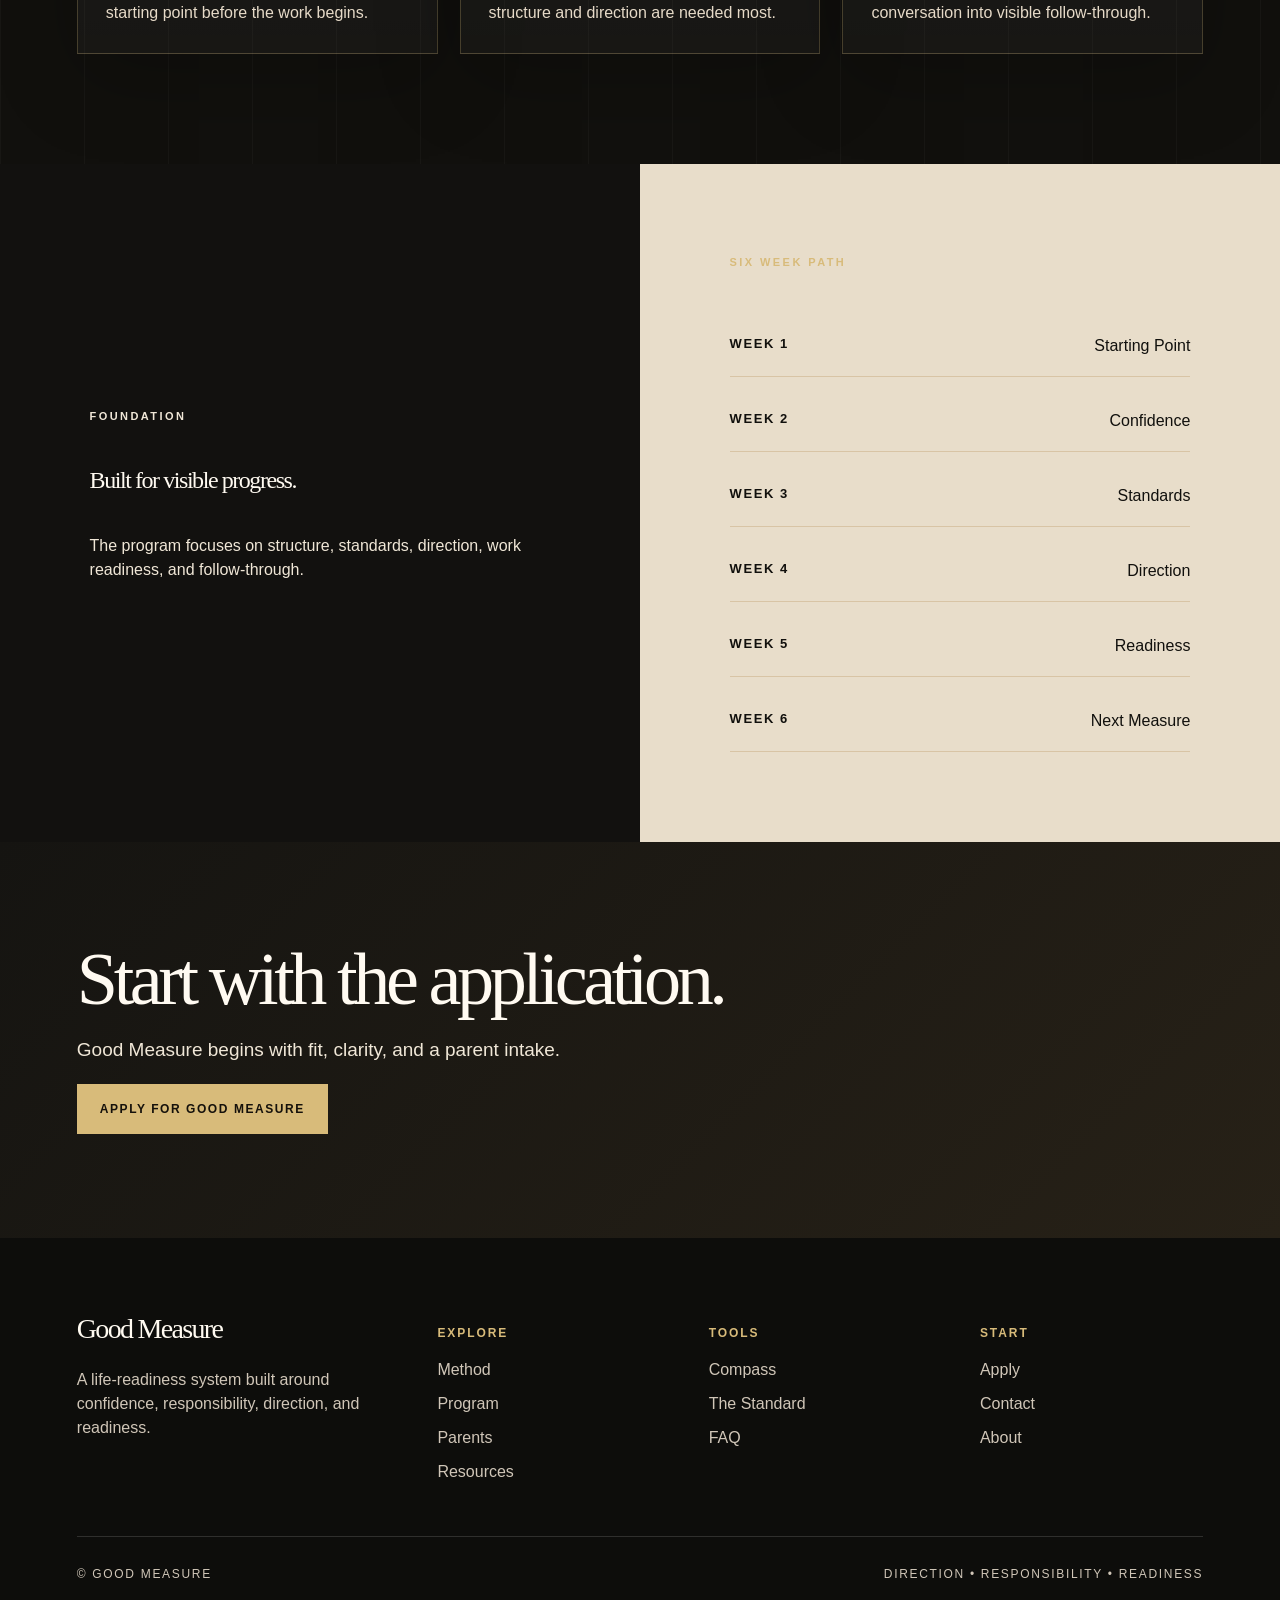
<file: program.html>
<!DOCTYPE html><html lang='en'><head><meta charset='UTF-8'><meta name='viewport' content='width=device-width,initial-scale=1.0'><title>Program | Good Measure</title><meta name='description' content='The Good Measure Foundation is a six-week life-readiness program built around direction, responsibility, standards, and action.'><link rel='stylesheet' href='styles.css'></head><body><header class='site-header glass'><a class='brand' href='index.html'><span class='brand-mark'><img src='assets/good-measure-compass-mark.svg' alt='Good Measure'></span><span>Good Measure</span></a><button class='menu-toggle'>Menu</button><nav class='nav'><a href='method.html'>Method</a><a href='program.html' aria-current='page'>Program</a><a href='compass.html'>Compass</a><a href='resources.html'>Resources</a><a class='nav-button' href='apply.html'>Apply</a></nav></header><main><section class='agency-page-hero' style="--hero-img:url('https://images.unsplash.com/photo-1517245386807-bb43f82c33c4?auto=format&fit=crop&w=1800&q=85')"><div><span class='page-kicker'>The Program</span><h1>Six weeks. One clear direction.</h1><p>A structured life-readiness foundation that turns conversation into visible action.</p><div class='hero-actions'><a class='button primary' href='apply.html'>Apply</a><a class='button secondary' href='compass.html'>Try the Compass</a></div></div><div class='page-orb'><img src='assets/good-measure-compass-mark.svg' alt=''></div></section><section class='toolkit-shelf reveal'><div class='toolkit-intro'><p class='eyebrow'>Program Architecture</p><h2>From concern to action.</h2><p>The program is not a pile of lessons. It is a guided sequence that moves from intake, to assessment, to weekly proof.</p></div><div class='toolkit-row'><article><div class='tool-visual workbook'></div><span>Start</span><h3>Intake</h3><p>Parent concerns, context, and the clearest starting point before the work begins.</p></article><article><div class='tool-visual scorecard'></div><span>Map</span><h3>Assessment</h3><p>A Compass snapshot that shows where structure and direction are needed most.</p></article><article><div class='tool-visual action'></div><span>Proof</span><h3>Action</h3><p>Weekly commitments that turn the conversation into visible follow-through.</p></article></div></section><section class='agency-split reveal'><div class='panel dark'><p class='eyebrow'>Foundation</p><h2>Built for visible progress.</h2><p>The program focuses on structure, standards, direction, work readiness, and follow-through.</p></div><div class='panel light'><p class='eyebrow'>Six Week Path</p><div class='route-list'><div><strong>Week 1</strong><span>Starting Point</span></div><div><strong>Week 2</strong><span>Confidence</span></div><div><strong>Week 3</strong><span>Standards</span></div><div><strong>Week 4</strong><span>Direction</span></div><div><strong>Week 5</strong><span>Readiness</span></div><div><strong>Week 6</strong><span>Next Measure</span></div></div></div></section><section class='section cta-section reveal'><h2>Start with the application.</h2><p>Good Measure begins with fit, clarity, and a parent intake.</p><a class='button primary' href='apply.html'>Apply for Good Measure</a></section></main><footer class='mega-footer'><div class='footer-grid'><div><h3>Good Measure</h3><p>A life-readiness system built around confidence, responsibility, direction, and readiness.</p></div><div><h4>Explore</h4><a href='method.html'>Method</a><a href='program.html'>Program</a><a href='parents.html'>Parents</a><a href='resources.html'>Resources</a></div><div><h4>Tools</h4><a href='compass.html'>Compass</a><a href='standard.html'>The Standard</a><a href='faq.html'>FAQ</a></div><div><h4>Start</h4><a href='apply.html'>Apply</a><a href='contact.html'>Contact</a><a href='about.html'>About</a></div></div><div class='footer-bottom'><span>© Good Measure</span><span>Direction • Responsibility • Readiness</span></div></footer><script src='script.js'></script></body></html>
</file>
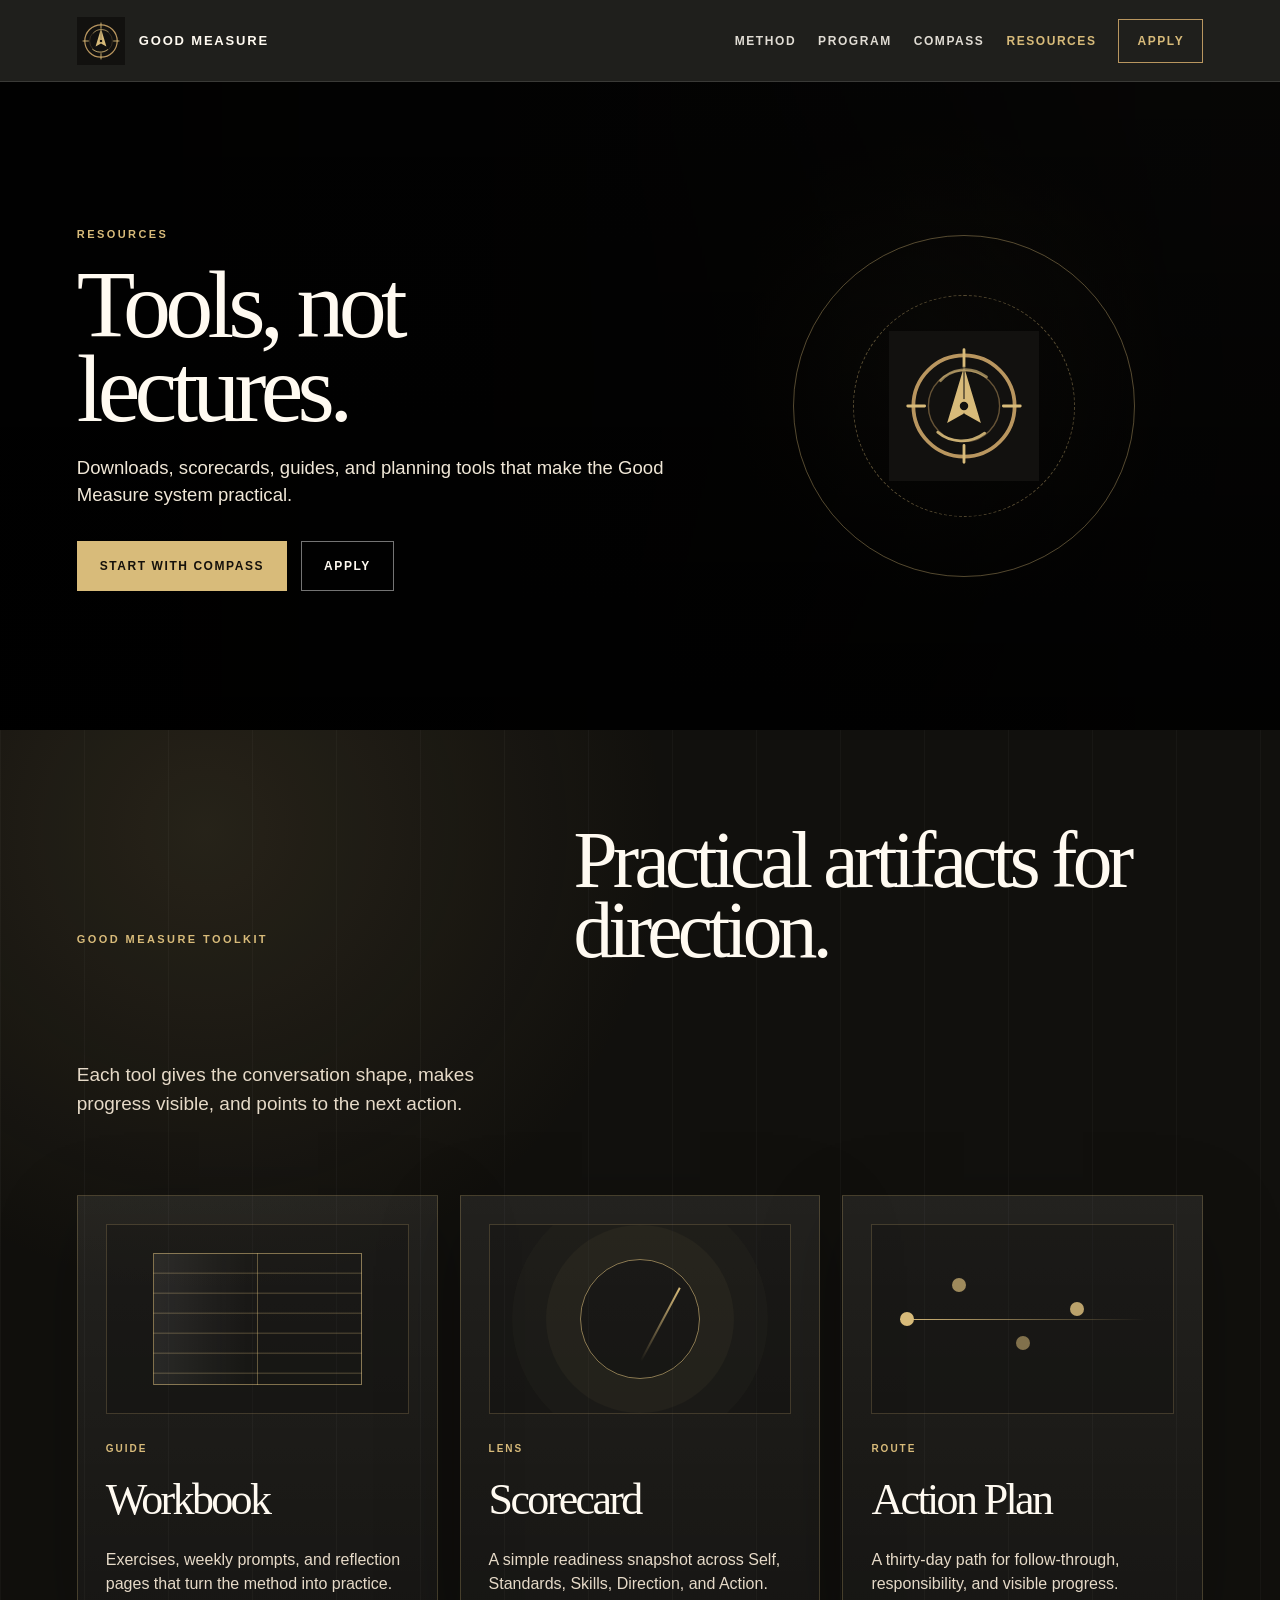
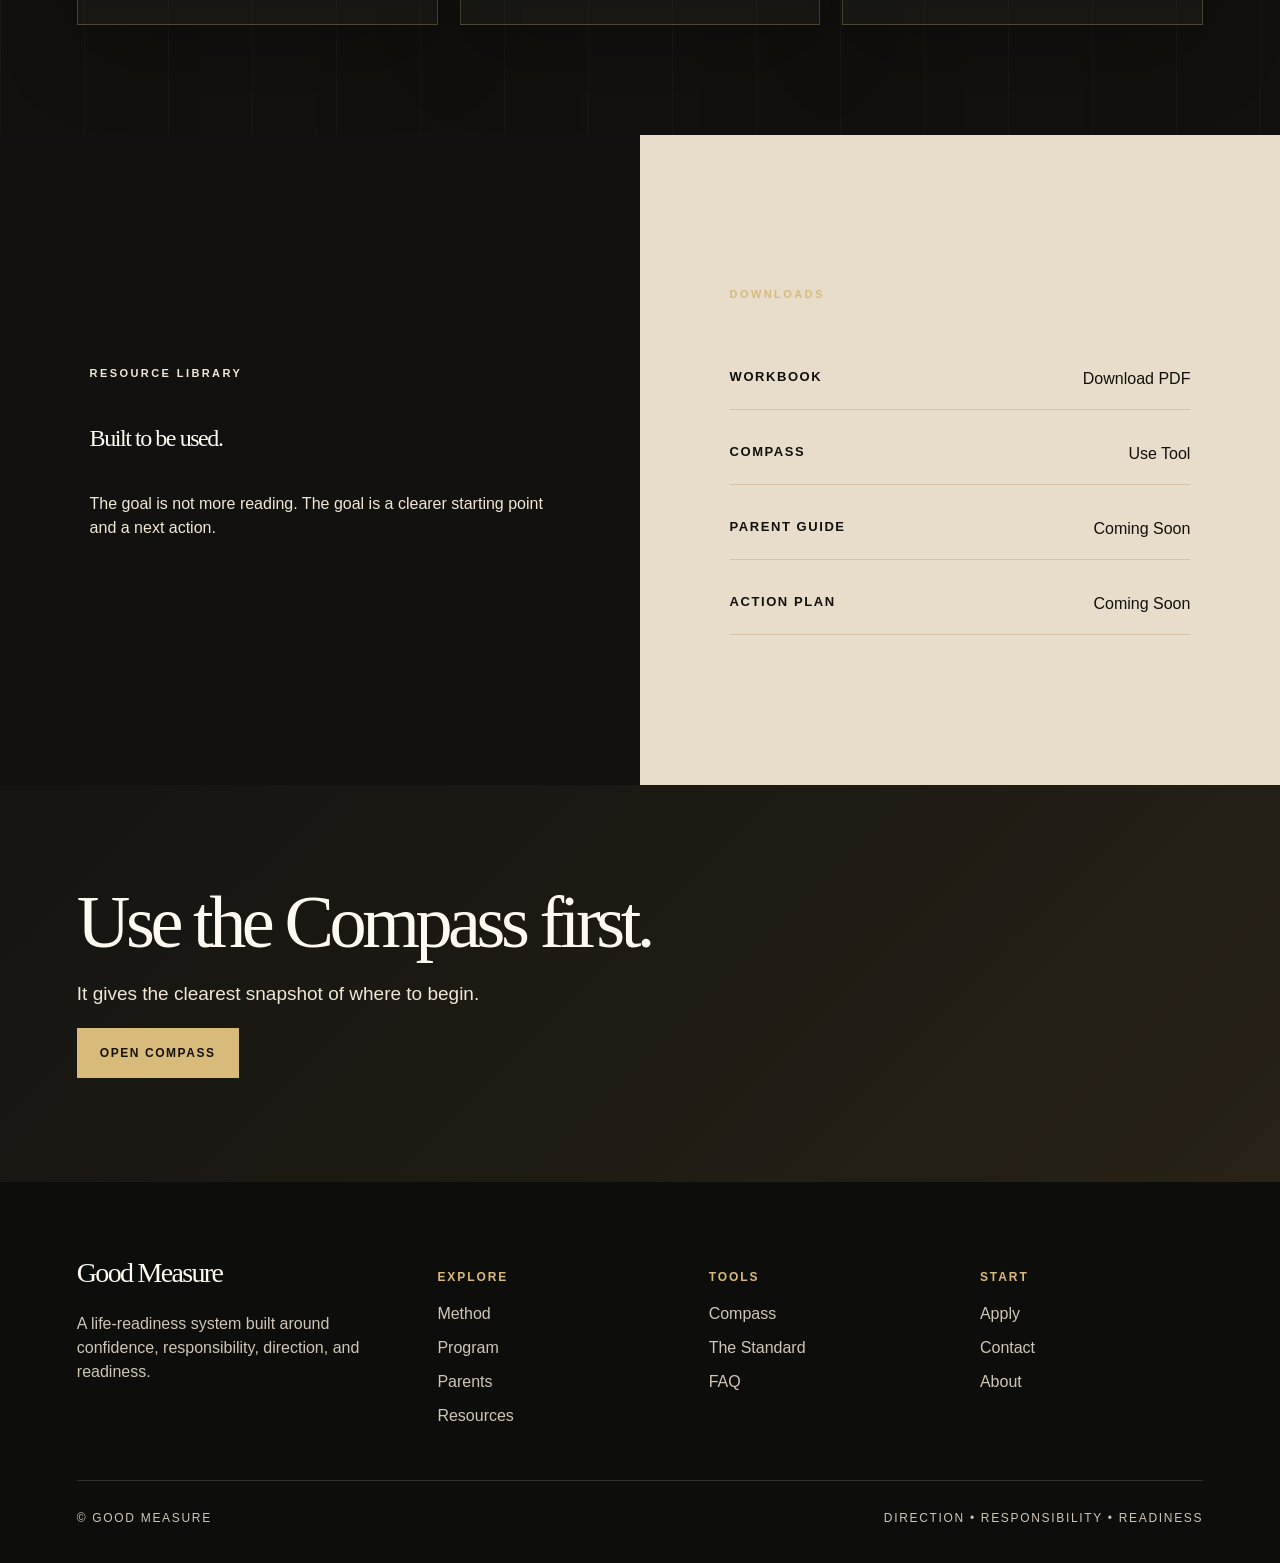
<file: resources.html>
<!DOCTYPE html><html lang='en'><head><meta charset='UTF-8'><meta name='viewport' content='width=device-width,initial-scale=1.0'><title>Resources | Good Measure</title><meta name='description' content='Good Measure resources, tools, downloads, and assessment pathways.'><link rel='stylesheet' href='styles.css'></head><body><header class='site-header glass'><a class='brand' href='index.html'><span class='brand-mark'><img src='assets/good-measure-compass-mark.svg' alt='Good Measure'></span><span>Good Measure</span></a><button class='menu-toggle'>Menu</button><nav class='nav'><a href='method.html'>Method</a><a href='program.html'>Program</a><a href='compass.html'>Compass</a><a href='resources.html' aria-current='page'>Resources</a><a class='nav-button' href='apply.html'>Apply</a></nav></header><main><section class='agency-page-hero' style="--hero-img:url('https://images.unsplash.com/photo-1497366754035-f200968a6e72?auto=format&fit=crop&w=1800&q=85')"><div><span class='page-kicker'>Resources</span><h1>Tools, not lectures.</h1><p>Downloads, scorecards, guides, and planning tools that make the Good Measure system practical.</p><div class='hero-actions'><a class='button primary' href='compass.html'>Start with Compass</a><a class='button secondary' href='apply.html'>Apply</a></div></div><div class='page-orb'><img src='assets/good-measure-compass-mark.svg' alt=''></div></section><section class='toolkit-shelf reveal'><div class='toolkit-intro'><p class='eyebrow'>Good Measure Toolkit</p><h2>Practical artifacts for direction.</h2><p>Each tool gives the conversation shape, makes progress visible, and points to the next action.</p></div><div class='toolkit-row'><article><div class='tool-visual workbook'></div><span>Guide</span><h3>Workbook</h3><p>Exercises, weekly prompts, and reflection pages that turn the method into practice.</p></article><article><div class='tool-visual scorecard'></div><span>Lens</span><h3>Scorecard</h3><p>A simple readiness snapshot across Self, Standards, Skills, Direction, and Action.</p></article><article><div class='tool-visual action'></div><span>Route</span><h3>Action Plan</h3><p>A thirty-day path for follow-through, responsibility, and visible progress.</p></article></div></section><section class='agency-split reveal'><div class='panel dark'><p class='eyebrow'>Resource Library</p><h2>Built to be used.</h2><p>The goal is not more reading. The goal is a clearer starting point and a next action.</p></div><div class='panel light'><p class='eyebrow'>Downloads</p><div class='route-list'><div><strong>Workbook</strong><span><a href='assets/Good_Measure_Workbook.pdf'>Download PDF</a></span></div><div><strong>Compass</strong><span><a href='compass.html'>Use Tool</a></span></div><div><strong>Parent Guide</strong><span>Coming Soon</span></div><div><strong>Action Plan</strong><span>Coming Soon</span></div></div></div></section><section class='section cta-section reveal'><h2>Use the Compass first.</h2><p>It gives the clearest snapshot of where to begin.</p><a class='button primary' href='compass.html'>Open Compass</a></section></main><footer class='mega-footer'><div class='footer-grid'><div><h3>Good Measure</h3><p>A life-readiness system built around confidence, responsibility, direction, and readiness.</p></div><div><h4>Explore</h4><a href='method.html'>Method</a><a href='program.html'>Program</a><a href='parents.html'>Parents</a><a href='resources.html'>Resources</a></div><div><h4>Tools</h4><a href='compass.html'>Compass</a><a href='standard.html'>The Standard</a><a href='faq.html'>FAQ</a></div><div><h4>Start</h4><a href='apply.html'>Apply</a><a href='contact.html'>Contact</a><a href='about.html'>About</a></div></div><div class='footer-bottom'><span>© Good Measure</span><span>Direction • Responsibility • Readiness</span></div></footer><script src='script.js'></script></body></html>
</file>
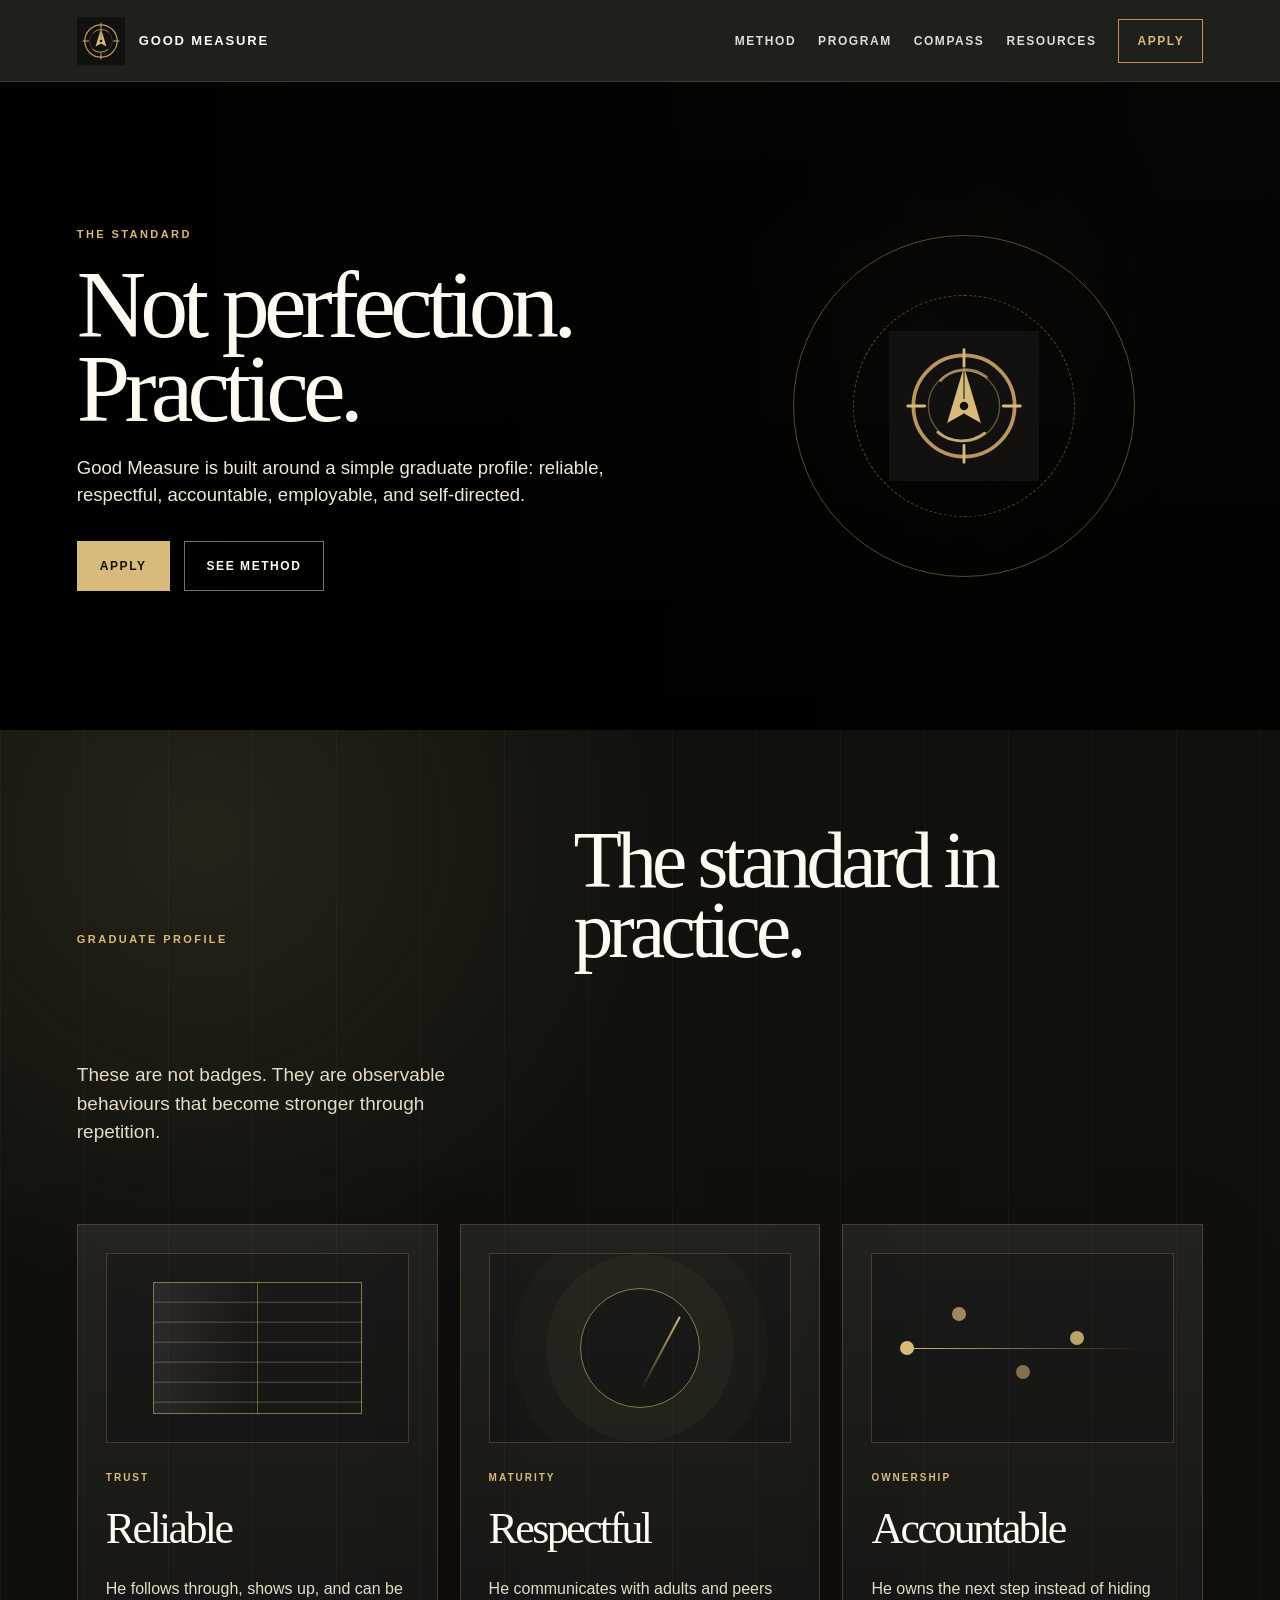
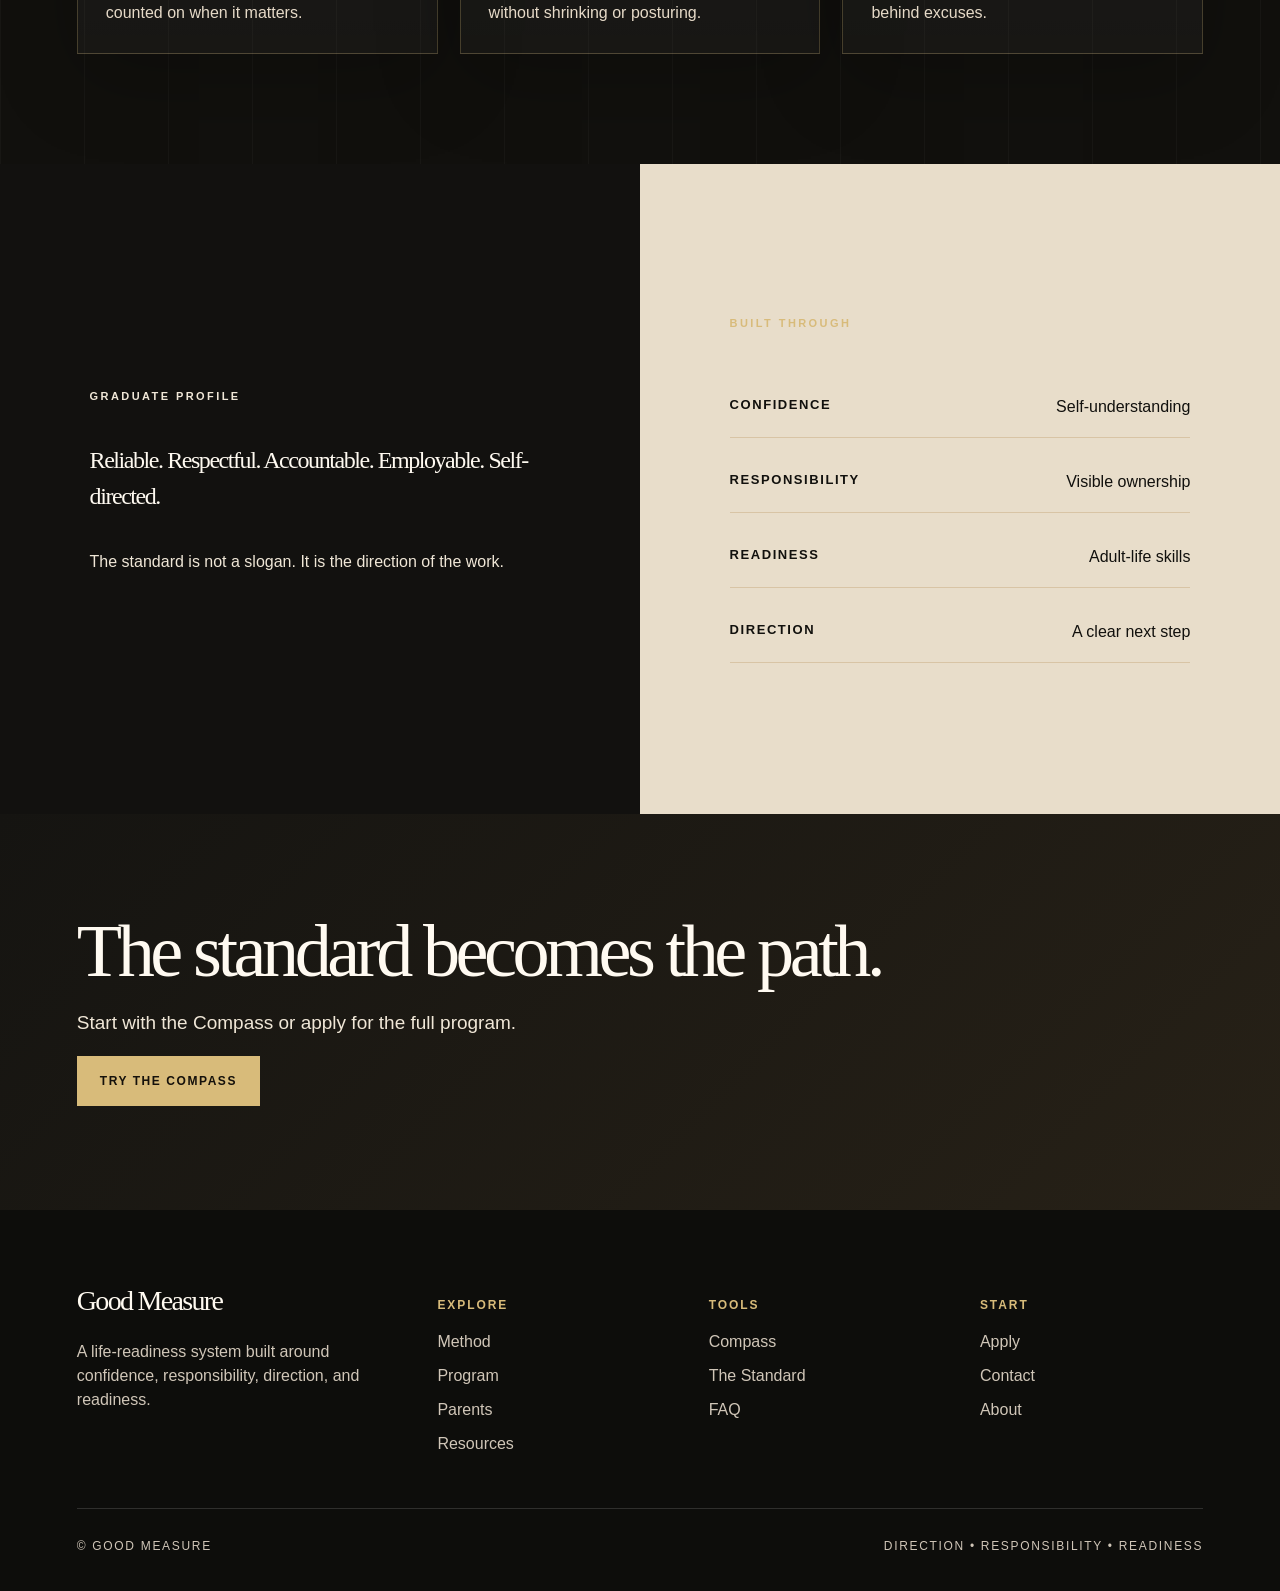
<file: standard.html>
<!DOCTYPE html><html lang='en'><head><meta charset='UTF-8'><meta name='viewport' content='width=device-width,initial-scale=1.0'><title>The Standard | Good Measure</title><meta name='description' content='The Good Measure Standard: reliable, respectful, accountable, employable, self-directed.'><link rel='stylesheet' href='styles.css'></head><body><header class='site-header glass'><a class='brand' href='index.html'><span class='brand-mark'><img src='assets/good-measure-compass-mark.svg' alt='Good Measure'></span><span>Good Measure</span></a><button class='menu-toggle'>Menu</button><nav class='nav'><a href='method.html'>Method</a><a href='program.html'>Program</a><a href='compass.html'>Compass</a><a href='resources.html'>Resources</a><a class='nav-button' href='apply.html'>Apply</a></nav></header><main><section class='agency-page-hero' style="--hero-img:url('https://images.unsplash.com/photo-1483721310020-03333e577078?auto=format&fit=crop&w=1800&q=85')"><div><span class='page-kicker'>The Standard</span><h1>Not perfection. Practice.</h1><p>Good Measure is built around a simple graduate profile: reliable, respectful, accountable, employable, and self-directed.</p><div class='hero-actions'><a class='button primary' href='apply.html'>Apply</a><a class='button secondary' href='method.html'>See Method</a></div></div><div class='page-orb'><img src='assets/good-measure-compass-mark.svg' alt=''></div></section><section class='toolkit-shelf reveal'><div class='toolkit-intro'><p class='eyebrow'>Graduate Profile</p><h2>The standard in practice.</h2><p>These are not badges. They are observable behaviours that become stronger through repetition.</p></div><div class='toolkit-row'><article><div class='tool-visual workbook'></div><span>Trust</span><h3>Reliable</h3><p>He follows through, shows up, and can be counted on when it matters.</p></article><article><div class='tool-visual scorecard'></div><span>Maturity</span><h3>Respectful</h3><p>He communicates with adults and peers without shrinking or posturing.</p></article><article><div class='tool-visual action'></div><span>Ownership</span><h3>Accountable</h3><p>He owns the next step instead of hiding behind excuses.</p></article></div></section><section class='agency-split reveal'><div class='panel dark'><p class='eyebrow'>Graduate Profile</p><h2>Reliable. Respectful. Accountable. Employable. Self-directed.</h2><p>The standard is not a slogan. It is the direction of the work.</p></div><div class='panel light'><p class='eyebrow'>Built Through</p><div class='route-list'><div><strong>Confidence</strong><span>Self-understanding</span></div><div><strong>Responsibility</strong><span>Visible ownership</span></div><div><strong>Readiness</strong><span>Adult-life skills</span></div><div><strong>Direction</strong><span>A clear next step</span></div></div></div></section><section class='section cta-section reveal'><h2>The standard becomes the path.</h2><p>Start with the Compass or apply for the full program.</p><a class='button primary' href='compass.html'>Try the Compass</a></section></main><footer class='mega-footer'><div class='footer-grid'><div><h3>Good Measure</h3><p>A life-readiness system built around confidence, responsibility, direction, and readiness.</p></div><div><h4>Explore</h4><a href='method.html'>Method</a><a href='program.html'>Program</a><a href='parents.html'>Parents</a><a href='resources.html'>Resources</a></div><div><h4>Tools</h4><a href='compass.html'>Compass</a><a href='standard.html'>The Standard</a><a href='faq.html'>FAQ</a></div><div><h4>Start</h4><a href='apply.html'>Apply</a><a href='contact.html'>Contact</a><a href='about.html'>About</a></div></div><div class='footer-bottom'><span>© Good Measure</span><span>Direction • Responsibility • Readiness</span></div></footer><script src='script.js'></script></body></html>
</file>
<file: styles.css>
:root{--ink:#11100d;--charcoal:#12110f;--charcoal2:#1d1b17;--paper:#f7f1e6;--paper2:#e8ddca;--white:#fffaf1;--gold:#b9965f;--gold2:#d8bb7a;--muted:#746d60;--line:#d7c8ae;--shadow:0 34px 100px rgba(0,0,0,.28)}*{box-sizing:border-box}html{scroll-behavior:smooth}body{margin:0;background:var(--paper);color:var(--ink);font-family:Inter,Arial,sans-serif;line-height:1.5;overflow-x:hidden}a{text-decoration:none;color:inherit}img{max-width:100%;display:block}h1,h2,h3{font-family:Georgia,'Times New Roman',serif;font-weight:500;letter-spacing:-.06em}.site-header{height:82px;display:flex;justify-content:space-between;align-items:center;padding:0 6vw;background:rgba(18,17,15,.94);color:var(--white);position:sticky;top:0;z-index:50;backdrop-filter:blur(22px);border-bottom:1px solid rgba(255,255,255,.12)}.brand{display:flex;gap:14px;align-items:center;text-transform:uppercase;letter-spacing:.14em;font-size:13px;font-weight:900}.brand-mark{width:48px;height:48px;display:grid;place-items:center}.brand-mark img{width:48px;height:48px;object-fit:contain}.nav{display:flex;gap:22px;align-items:center;font-size:12px;text-transform:uppercase;letter-spacing:.13em;font-weight:900}.nav a{opacity:.86;transition:.25s}.nav a:hover,.nav a[aria-current='page']{opacity:1;color:var(--gold2)}.nav-button{opacity:1!important;border:1px solid var(--gold);padding:12px 18px;color:var(--gold2)}.menu-toggle{display:none;background:transparent;border:1px solid rgba(255,255,255,.25);color:var(--white);padding:10px 14px;text-transform:uppercase;letter-spacing:.14em}.eyebrow{font-size:11px;letter-spacing:.22em;text-transform:uppercase;color:var(--gold2);font-weight:900;margin:0 0 18px}.button{display:inline-flex;align-items:center;justify-content:center;min-height:50px;padding:15px 22px;font-size:12px;text-transform:uppercase;letter-spacing:.13em;font-weight:900;border:1px solid transparent;transition:.25s}.primary{background:var(--gold2);color:#15110b}.secondary{border-color:rgba(255,255,255,.45);color:var(--white);background:rgba(0,0,0,.28)}.button:hover{transform:translateY(-2px);box-shadow:0 18px 36px rgba(0,0,0,.2)}.agency-hero{min-height:calc(100vh - 82px);position:relative;overflow:hidden;background:#0f0e0c;color:var(--white);display:grid;grid-template-columns:.9fr 1.1fr;align-items:center;gap:4vw;padding:6vw 6vw 150px}.agency-hero:before,.agency-page-hero:before{content:"";position:absolute;inset:0;background:linear-gradient(90deg,rgba(6,6,5,.94) 0%,rgba(8,8,7,.84) 38%,rgba(8,8,7,.46) 100%),radial-gradient(circle at 70% 45%,rgba(216,187,122,.18),transparent 34%),var(--hero-img,url('https://images.unsplash.com/photo-1500530855697-b586d89ba3ee?auto=format&fit=crop&w=1800&q=85'));background-size:cover;background-position:center;filter:saturate(.48) contrast(1.12);transform:scale(1.03);animation:slowZoom 22s ease-in-out infinite alternate}.agency-hero:after,.agency-page-hero:after{content:"";position:absolute;inset:0;background:linear-gradient(180deg,rgba(0,0,0,.18),rgba(0,0,0,.78));pointer-events:none}.agency-hero>*{position:relative;z-index:2}.agency-copy{max-width:720px;background:rgba(9,8,7,.58);border:1px solid rgba(255,255,255,.12);box-shadow:0 28px 90px rgba(0,0,0,.35);backdrop-filter:blur(16px);padding:42px}.agency-copy h1{font-size:clamp(56px,7.4vw,118px);line-height:.88;margin:0 0 24px;color:#fffaf1;text-shadow:0 3px 24px rgba(0,0,0,.55)}.agency-copy p{font-size:clamp(18px,1.45vw,23px);color:#f0e7d7;max-width:620px}.hero-actions{display:flex;gap:14px;flex-wrap:wrap;margin-top:32px}.compass-stage{height:min(620px,62vw);min-height:420px;display:grid;place-items:center;position:relative}.orbit{position:absolute;border:1px solid rgba(216,187,122,.42);border-radius:50%;box-shadow:0 0 80px rgba(216,187,122,.12)}.orbit-one{width:78%;height:78%;animation:spin 34s linear infinite}.orbit-two{width:54%;height:54%;border-style:dashed;animation:spinReverse 46s linear infinite}.needle{position:absolute;width:2px;height:58%;background:linear-gradient(transparent,var(--gold2),transparent);transform-origin:center;animation:needleSweep 8s ease-in-out infinite}.compass-core{width:190px;height:190px;border-radius:50%;display:grid;place-items:center;background:rgba(18,17,15,.84);backdrop-filter:blur(12px);box-shadow:0 30px 90px rgba(0,0,0,.5),0 0 70px rgba(216,187,122,.2)}.compass-core img{width:138px;height:138px}.compass-label{position:absolute;font-size:11px;text-transform:uppercase;letter-spacing:.18em;color:#ffe3a2;background:rgba(0,0,0,.72);border:1px solid rgba(216,187,122,.42);padding:10px 12px;backdrop-filter:blur(12px);box-shadow:0 12px 30px rgba(0,0,0,.35)}.compass-label.top{top:8%}.compass-label.right{right:6%;top:42%}.compass-label.bottom{bottom:8%}.compass-label.left{left:6%;top:42%}.compass-label.self{left:50%;bottom:28%;transform:translateX(-50%)}.hero-metrics{position:absolute;left:6vw;right:6vw;bottom:28px;display:grid;grid-template-columns:repeat(3,1fr);border:1px solid rgba(255,255,255,.18);background:rgba(8,7,6,.86);backdrop-filter:blur(18px);z-index:3}.hero-metrics div{padding:20px 26px;border-right:1px solid rgba(255,255,255,.14)}.hero-metrics div:last-child{border-right:0}.hero-metrics strong{font-family:Georgia,serif;font-size:46px;color:var(--gold2);display:block;line-height:1}.hero-metrics span{font-size:11px;text-transform:uppercase;letter-spacing:.16em;color:#f0e7d7}.toolkit-shelf{background:#11100d;color:var(--white);padding:96px 6vw 110px;position:relative;overflow:hidden}.toolkit-shelf:before{content:"";position:absolute;inset:0;background:radial-gradient(circle at 16% 10%,rgba(216,187,122,.12),transparent 34%),linear-gradient(90deg,rgba(255,255,255,.035) 1px,transparent 1px);background-size:auto,84px 84px;opacity:.9}.toolkit-shelf>*{position:relative;z-index:2}.toolkit-intro{display:grid;grid-template-columns:.8fr 1.2fr;gap:6vw;align-items:end;margin-bottom:58px}.toolkit-intro h2{font-size:clamp(48px,6.2vw,96px);line-height:.88;margin:0;color:#fffaf1}.toolkit-intro p:not(.eyebrow){font-size:19px;color:#e6dac8;max-width:620px}.toolkit-row{display:grid;grid-template-columns:repeat(3,1fr);gap:22px}.toolkit-row article{min-height:430px;background:linear-gradient(180deg,rgba(255,255,255,.075),rgba(255,255,255,.028));border:1px solid rgba(216,187,122,.24);padding:28px;display:flex;flex-direction:column;justify-content:space-between;box-shadow:0 24px 80px rgba(0,0,0,.22);transition:.3s}.toolkit-row article:hover{transform:translateY(-8px);border-color:rgba(216,187,122,.55);background:linear-gradient(180deg,rgba(255,255,255,.1),rgba(255,255,255,.04))}.toolkit-row span{font-size:10px;text-transform:uppercase;letter-spacing:.2em;color:var(--gold2);font-weight:900;margin-top:24px}.toolkit-row h3{font-size:44px;margin:8px 0 12px;color:#fffaf1}.toolkit-row p{font-size:16px;color:#e6dac8;margin:0}.tool-visual{height:190px;border:1px solid rgba(216,187,122,.22);background:rgba(0,0,0,.22);position:relative;overflow:hidden}.tool-visual:before,.tool-visual:after{content:"";position:absolute}.tool-visual.workbook:before{inset:28px 46px;border:1px solid rgba(216,187,122,.55);background:linear-gradient(90deg,rgba(255,255,255,.08),transparent 45%),repeating-linear-gradient(180deg,transparent 0 18px,rgba(216,187,122,.22) 19px 20px)}.tool-visual.workbook:after{left:50%;top:28px;bottom:28px;width:1px;background:rgba(216,187,122,.4)}.tool-visual.scorecard:before{width:118px;height:118px;border-radius:50%;border:1px solid rgba(216,187,122,.6);left:50%;top:50%;transform:translate(-50%,-50%);box-shadow:0 0 0 34px rgba(216,187,122,.04),0 0 0 68px rgba(216,187,122,.025)}.tool-visual.scorecard:after{left:50%;top:28%;width:2px;height:44%;background:linear-gradient(var(--gold2),transparent);transform-origin:bottom;transform:rotate(28deg)}.tool-visual.action:before{left:28px;right:28px;top:50%;height:1px;background:linear-gradient(90deg,var(--gold2),transparent)}.tool-visual.action:after{width:14px;height:14px;border-radius:50%;background:var(--gold2);left:28px;top:calc(50% - 7px);box-shadow:52px -34px 0 rgba(216,187,122,.7),116px 24px 0 rgba(216,187,122,.55),170px -10px 0 rgba(216,187,122,.85)}.image-feature{display:grid;grid-template-columns:1.15fr .85fr;min-height:720px;background:var(--paper)}.image-panel{height:100%;overflow:hidden}.image-panel img{width:100%;height:100%;object-fit:cover;filter:saturate(.68) contrast(1.1);animation:slowZoom 20s ease-in-out infinite alternate}.feature-stack{padding:7vw;background:var(--paper2);display:flex;flex-direction:column;justify-content:center}.feature-stack h2{font-size:clamp(48px,6vw,86px);line-height:.9;margin:0 0 34px;color:var(--ink)}.feature-list{display:grid;gap:14px}.feature-list div{background:rgba(255,255,255,.72);border:1px solid var(--line);padding:22px 24px;display:flex;justify-content:space-between;gap:24px;align-items:center;transition:.25s}.feature-list div:hover{transform:translateX(8px);background:var(--white)}.feature-list strong{font-size:15px;text-transform:uppercase;letter-spacing:.12em;color:var(--ink)}.feature-list span{color:#4e4639}.method-lux{background:var(--charcoal);color:var(--white)}.method-compact{text-align:center;padding:90px 6vw}.method-compact h2{margin-left:auto;margin-right:auto;max-width:980px;color:#fffaf1}.method-line{display:flex;align-items:center;justify-content:center;gap:18px;max-width:980px;margin:42px auto 0}.method-line span{font-size:12px;text-transform:uppercase;letter-spacing:.18em;color:#ffe3a2;border:1px solid rgba(216,187,122,.42);padding:14px 18px;background:rgba(255,255,255,.06)}.method-line i{height:1px;flex:1;max-width:110px;background:linear-gradient(90deg,transparent,var(--gold2),transparent)}.section{padding:104px 6vw}.section h2{font-size:clamp(44px,5.8vw,88px);line-height:.9;margin:0 0 24px}.section p{font-size:19px;max-width:780px}.cta-section{background:linear-gradient(135deg,#151411,#272117);color:var(--white)}.cta-section p{color:#f0e7d7}.mega-footer{background:#0d0d0b;color:#d0c6b8;padding:70px 6vw 36px}.footer-grid{display:grid;grid-template-columns:1.4fr repeat(3,1fr);gap:48px;border-bottom:1px solid rgba(255,255,255,.14);padding-bottom:42px}.mega-footer h3{color:var(--white);font-size:28px;margin:0 0 18px}.mega-footer h4{color:var(--gold2);text-transform:uppercase;letter-spacing:.16em;font-size:12px}.mega-footer a{display:block;margin:10px 0;color:#d0c6b8}.footer-bottom{display:flex;justify-content:space-between;gap:20px;padding-top:28px;font-size:12px;text-transform:uppercase;letter-spacing:.14em}.agency-page-hero{min-height:72vh;position:relative;overflow:hidden;background:#0f0e0c;color:var(--white);display:grid;grid-template-columns:1fr .8fr;align-items:center;gap:4vw;padding:7vw 6vw}.agency-page-hero>*{position:relative;z-index:2}.page-kicker{font-size:11px;letter-spacing:.22em;text-transform:uppercase;color:var(--gold2);font-weight:900}.agency-page-hero h1{font-size:clamp(56px,7.5vw,118px);line-height:.88;margin:18px 0 22px;color:#fffaf1}.agency-page-hero p{font-size:clamp(18px,1.45vw,23px);color:#f0e7d7;max-width:680px}.page-orb{height:420px;display:grid;place-items:center;position:relative}.page-orb:before,.page-orb:after{content:"";position:absolute;border-radius:50%;border:1px solid rgba(216,187,122,.38)}.page-orb:before{width:340px;height:340px;animation:spin 40s linear infinite}.page-orb:after{width:220px;height:220px;border-style:dashed;animation:spinReverse 48s linear infinite}.page-orb img{width:150px;height:150px;position:relative;z-index:2}.agency-split{display:grid;grid-template-columns:1fr 1fr;min-height:650px}.agency-split .panel{padding:7vw;display:flex;flex-direction:column;justify-content:center}.agency-split .dark{background:var(--charcoal);color:var(--white)}.agency-split .dark p{color:#f0e7d7}.agency-split .light{background:var(--paper2)}.route-list{display:grid;gap:14px;margin-top:28px}.route-list div{display:flex;justify-content:space-between;gap:20px;padding:18px 0;border-bottom:1px solid rgba(185,150,95,.35)}.route-list strong{text-transform:uppercase;letter-spacing:.12em;font-size:13px}.reveal{opacity:0;transform:translateY(28px);transition:opacity .8s ease,transform .8s ease}.reveal.visible{opacity:1;transform:translateY(0)}@keyframes slowZoom{from{transform:scale(1.02)}to{transform:scale(1.1)}}@keyframes spin{to{transform:rotate(360deg)}}@keyframes spinReverse{to{transform:rotate(-360deg)}}@keyframes needleSweep{0%,100%{transform:rotate(-14deg)}50%{transform:rotate(18deg)}}@media(max-width:1050px){.nav{display:none;position:absolute;top:82px;left:0;right:0;background:#111;padding:24px 6vw;flex-direction:column;align-items:flex-start}.nav.open{display:flex}.menu-toggle{display:block}.site-header{padding:0 24px}.agency-hero,.agency-page-hero{grid-template-columns:1fr;padding:42px 24px 210px}.agency-copy{padding:28px}.agency-copy h1,.agency-page-hero h1{font-size:clamp(48px,15vw,76px)}.compass-stage{min-height:340px;height:380px}.compass-core{width:140px;height:140px}.compass-core img{width:102px;height:102px}.hero-metrics{grid-template-columns:1fr;left:24px;right:24px}.hero-metrics div{padding:13px 18px;border-right:0;border-bottom:1px solid rgba(255,255,255,.12)}.image-feature,.footer-grid,.agency-split,.toolkit-intro,.toolkit-row{grid-template-columns:1fr}.method-line{flex-direction:column}.method-line i{width:1px;height:34px;flex:none}.feature-list div{display:block}.compass-label{font-size:9px;padding:8px 9px}.section{padding:74px 24px}.footer-bottom{flex-direction:column}.page-orb{height:280px}.page-orb:before{width:240px;height:240px}.page-orb:after{width:160px;height:160px}.toolkit-shelf{padding:72px 24px}.toolkit-row article{min-height:360px}}@media(max-width:640px){body{font-size:16px}.site-header{height:68px;padding:0 16px}.brand{gap:10px;font-size:11px;letter-spacing:.11em;max-width:220px}.brand-mark,.brand-mark img{width:38px;height:38px}.menu-toggle{min-height:42px;padding:9px 12px;font-size:10px}.nav{top:68px;padding:18px 16px;background:rgba(13,13,11,.98);border-bottom:1px solid rgba(216,187,122,.22)}.nav a{width:100%;padding:14px 0;border-bottom:1px solid rgba(255,255,255,.08);font-size:13px}.nav-button{text-align:center;margin-top:8px;border-color:var(--gold2)}.agency-hero{min-height:auto;padding:26px 16px 260px;gap:14px;align-items:start}.agency-hero:before,.agency-page-hero:before{background:linear-gradient(180deg,rgba(6,6,5,.96) 0%,rgba(8,8,7,.84) 48%,rgba(8,8,7,.62) 100%),radial-gradient(circle at 50% 58%,rgba(216,187,122,.16),transparent 38%),var(--hero-img,url('https://images.unsplash.com/photo-1500530855697-b586d89ba3ee?auto=format&fit=crop&w=1200&q=80'));background-size:cover;background-position:center}.agency-copy{padding:24px 20px;background:rgba(9,8,7,.72);backdrop-filter:blur(10px)}.agency-copy h1,.agency-page-hero h1{font-size:clamp(46px,16vw,64px);line-height:.9;margin-bottom:18px}.agency-copy p,.agency-page-hero p{font-size:17px;line-height:1.45}.hero-actions{display:grid;grid-template-columns:1fr;gap:10px;margin-top:24px}.button{width:100%;min-height:52px;padding:15px 18px}.compass-stage{height:260px;min-height:260px;margin-top:2px}.compass-core{width:118px;height:118px}.compass-core img{width:86px;height:86px}.compass-label{font-size:8px;letter-spacing:.12em;padding:7px 8px}.hero-metrics{left:16px;right:16px;bottom:16px}.hero-metrics div{display:flex;align-items:center;justify-content:space-between;gap:16px;padding:12px 14px}.hero-metrics strong{font-size:34px}.hero-metrics span{text-align:right;font-size:10px}.agency-page-hero{min-height:auto;padding:42px 16px 34px;gap:6px}.page-orb{height:210px;order:-1;opacity:.82}.page-orb:before{width:190px;height:190px}.page-orb:after{width:122px;height:122px}.page-orb img{width:92px;height:92px}.toolkit-shelf{padding:58px 16px}.toolkit-intro{gap:18px;margin-bottom:30px}.toolkit-intro h2{font-size:clamp(42px,14vw,58px);line-height:.92}.toolkit-intro p:not(.eyebrow){font-size:16px;line-height:1.55}.toolkit-row{gap:14px}.toolkit-row article{min-height:auto;padding:20px}.tool-visual{height:118px}.toolkit-row h3{font-size:34px;margin:6px 0 8px}.toolkit-row p{font-size:15px;line-height:1.5}.image-feature{min-height:auto}.image-panel{height:280px}.feature-stack{padding:54px 16px}.feature-stack h2,.section h2,.method-compact h2{font-size:clamp(40px,13vw,58px);line-height:.94}.feature-list{gap:10px}.feature-list div{padding:18px}.feature-list strong{display:block;margin-bottom:8px}.method-compact{padding:58px 16px}.method-line{gap:10px}.method-line span{width:100%;text-align:center;padding:13px 14px}.method-line i{height:24px}.section{padding:58px 16px}.section p{font-size:16px;line-height:1.55}.cta-section .button{margin-top:10px}.agency-split{min-height:auto}.agency-split .panel{padding:54px 16px}.route-list div{display:block;padding:16px 0}.route-list span{display:block;margin-top:7px}.mega-footer{padding:54px 16px 28px}.footer-grid{gap:28px}.mega-footer h3{font-size:26px}.footer-bottom{font-size:10px;line-height:1.5}.eyebrow,.page-kicker{font-size:10px;letter-spacing:.18em;margin-bottom:14px}.reveal{transform:translateY(14px)}}@media(prefers-reduced-motion:reduce){*,*:before,*:after{animation:none!important;transition:none!important;scroll-behavior:auto!important}}
</file>
